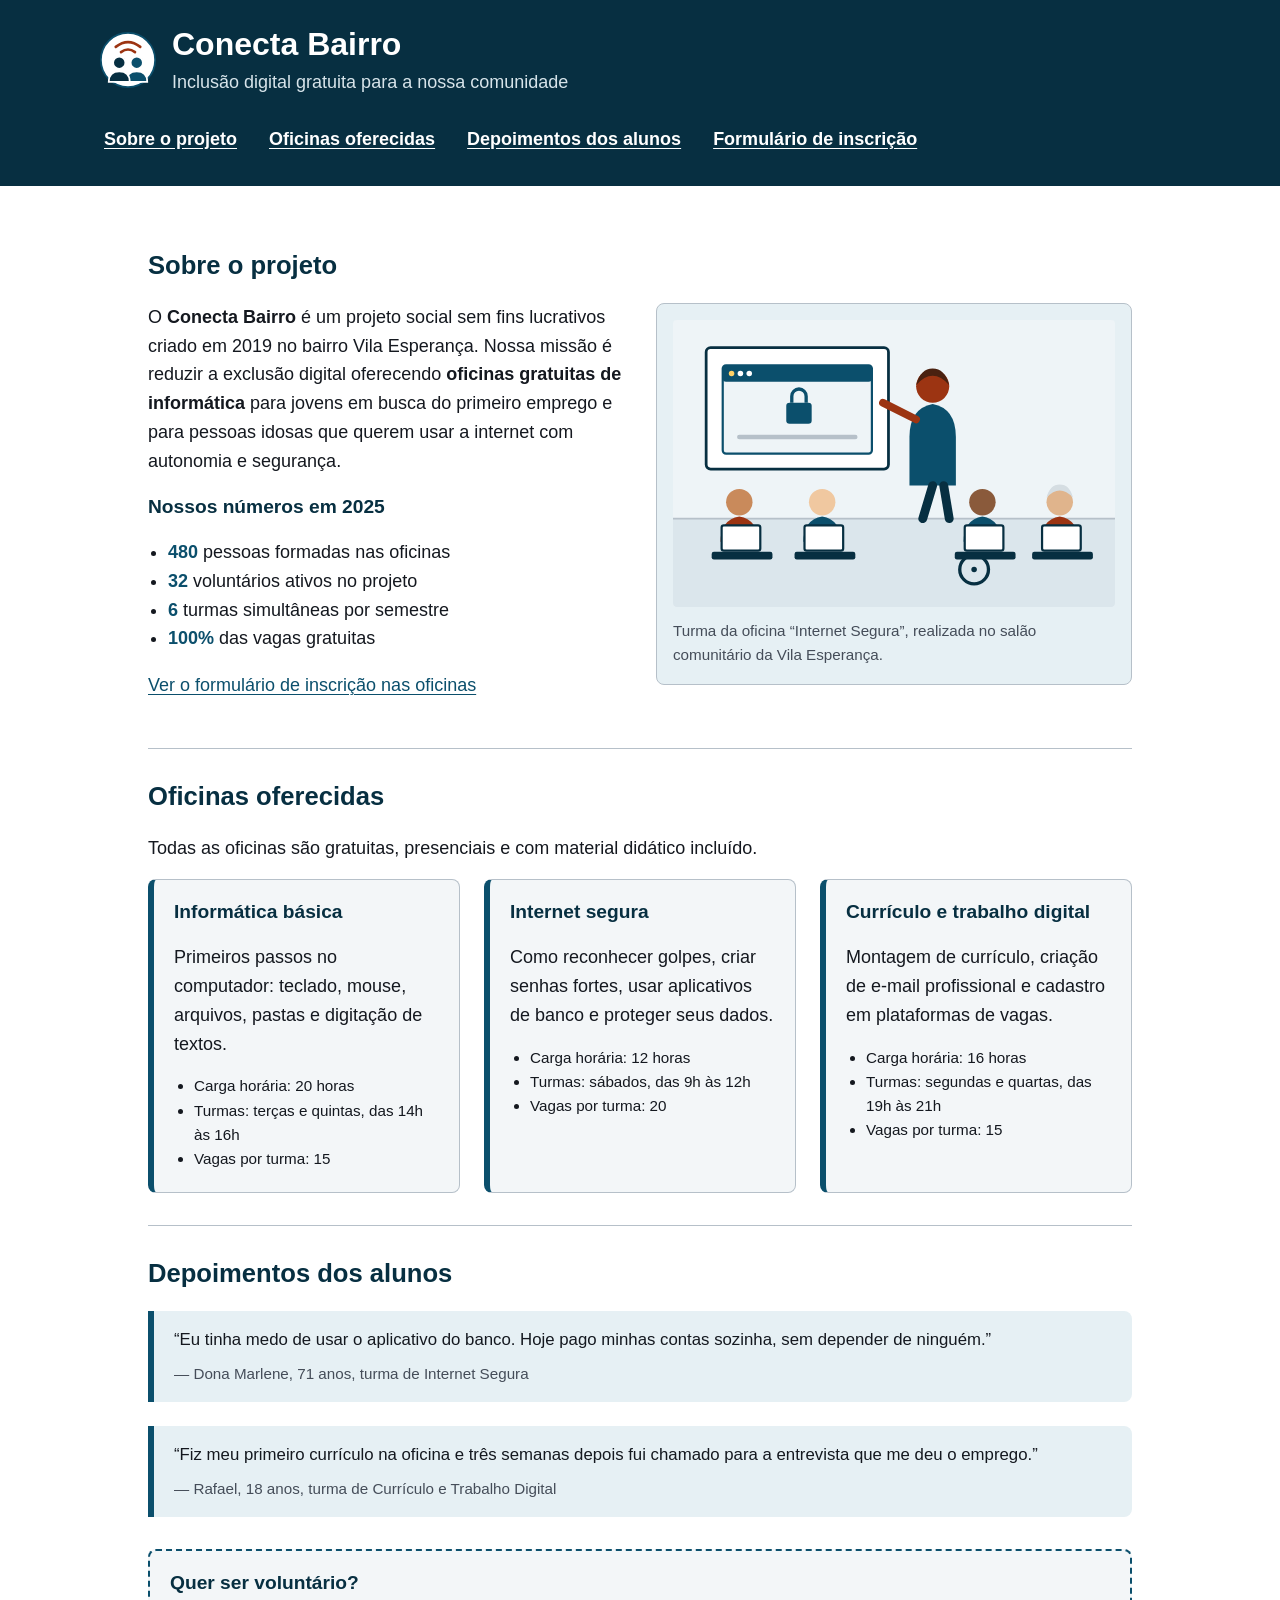
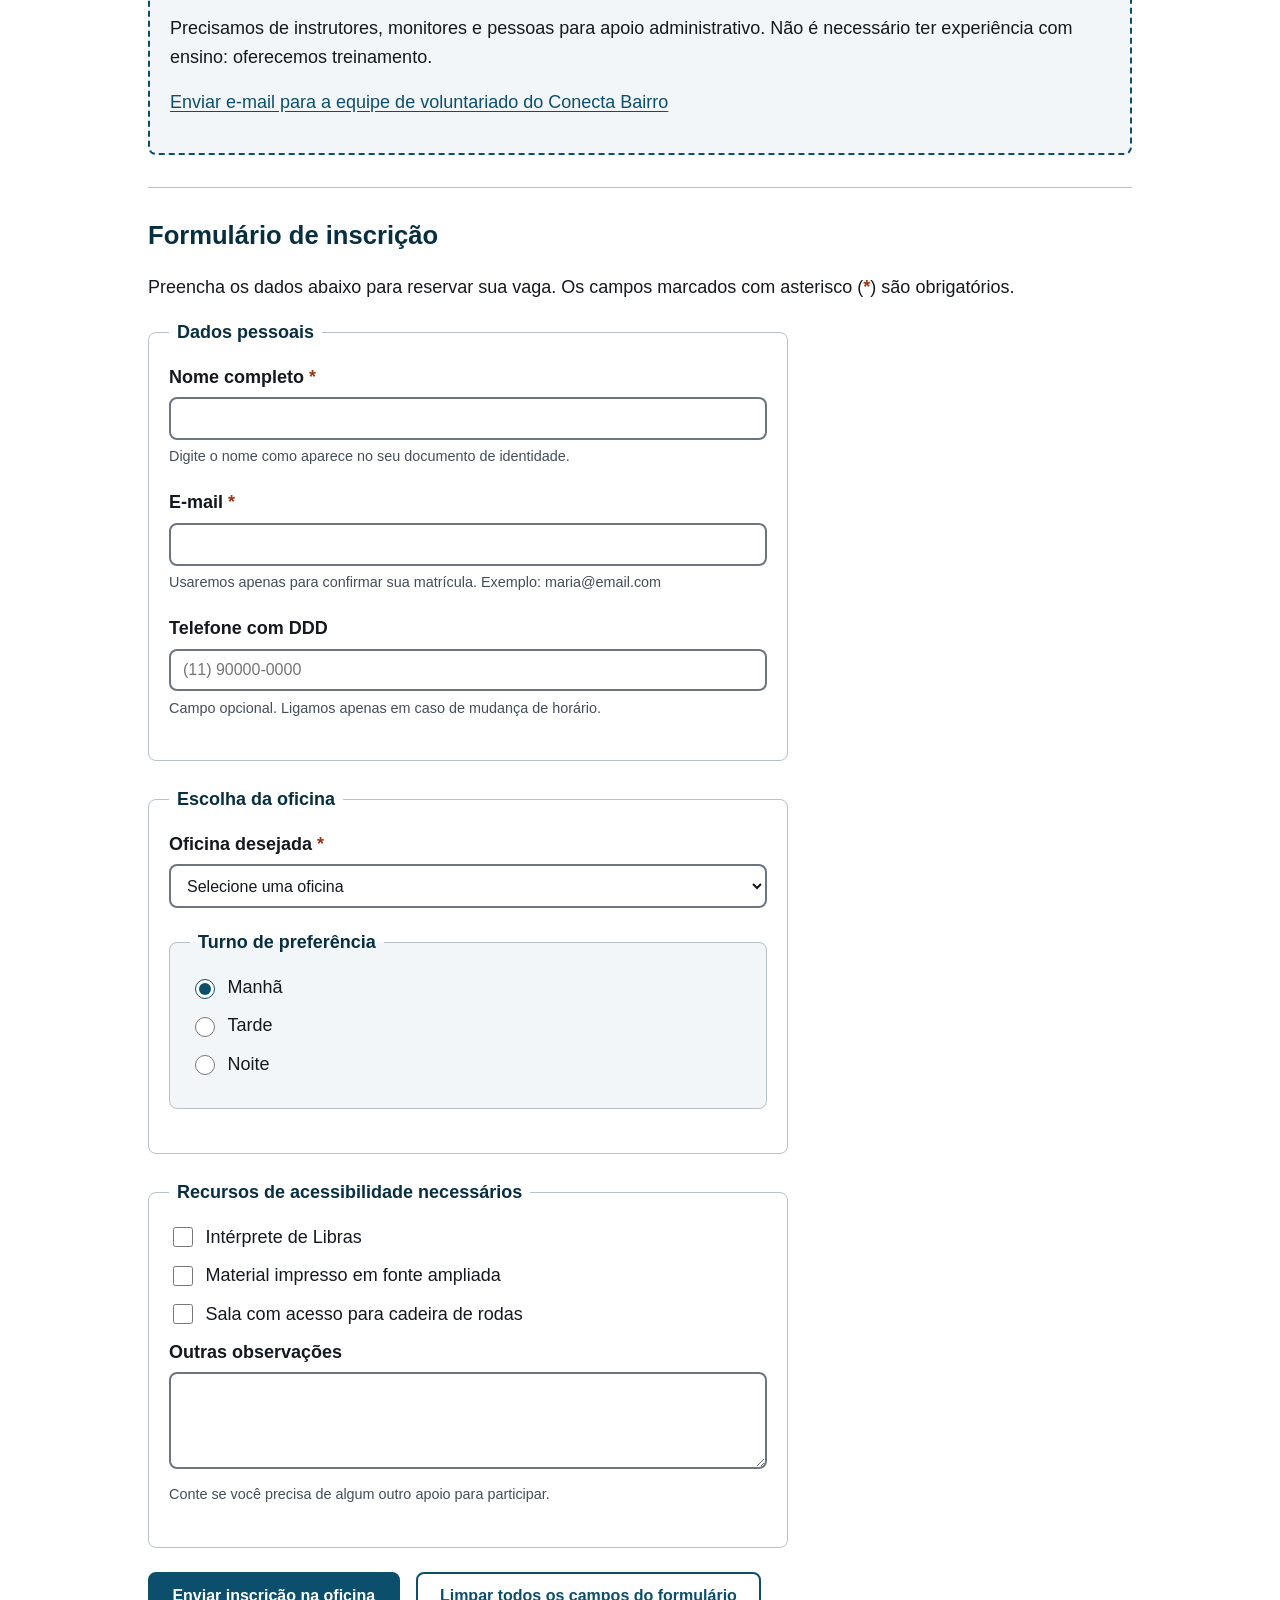
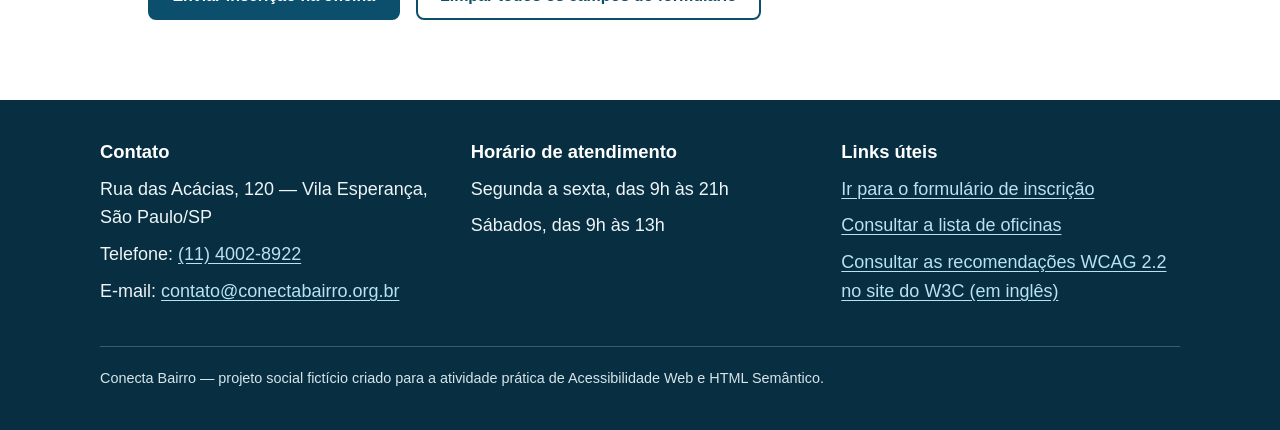
<file: index.html>
<!DOCTYPE html>
<html lang="pt-BR">
<head>
  <meta charset="UTF-8">
  <meta name="viewport" content="width=device-width, initial-scale=1.0">
  <meta name="description" content="Conecta Bairro e um projeto social gratuito de inclusao digital que oferece oficinas de informatica para jovens e pessoas idosas da comunidade.">
  <title>Conecta Bairro | Projeto de Inclusão Digital</title>
  <link rel="icon" href="img/favicon.svg" type="image/svg+xml">
  <link rel="stylesheet" href="css/estilo.css">
</head>
<body>

  <!-- Link de salto: primeiro elemento focavel da pagina.
       Permite que quem navega por teclado ou leitor de tela pule o menu
       e va direto ao conteudo principal. Fica visivel apenas com :focus. -->
  <a class="link-salto" href="#conteudo">Pular para o conteúdo principal</a>

  <!-- ============ CABECALHO ============ -->
  <header class="cabecalho">
    <div class="cabecalho__marca">
      <img src="img/logo.svg" alt="Logotipo do Conecta Bairro: duas pessoas lado a lado sob um sinal de conexão sem fio." width="56" height="56">
      <div>
        <h1>Conecta Bairro</h1>
        <p class="cabecalho__slogan">Inclusão digital gratuita para a nossa comunidade</p>
      </div>
    </div>

    <!-- ============ MENU DE NAVEGACAO ============ -->
    <nav class="menu" aria-label="Menu principal">
      <ul>
        <li><a href="#sobre">Sobre o projeto</a></li>
        <li><a href="#oficinas">Oficinas oferecidas</a></li>
        <li><a href="#depoimentos">Depoimentos dos alunos</a></li>
        <li><a href="#inscricao">Formulário de inscrição</a></li>
      </ul>
    </nav>
  </header>

  <!-- ============ CONTEUDO PRINCIPAL ============ -->
  <main id="conteudo" class="conteudo">

    <!-- ---------- SECAO 1: SOBRE ---------- -->
    <section id="sobre" aria-labelledby="titulo-sobre">
      <h2 id="titulo-sobre">Sobre o projeto</h2>

      <div class="sobre__grade">
        <div>
          <p>
            O <strong>Conecta Bairro</strong> é um projeto social sem fins lucrativos criado em 2019
            no bairro Vila Esperança. Nossa missão é reduzir a exclusão digital oferecendo
            <strong>oficinas gratuitas de informática</strong> para jovens em busca do primeiro emprego
            e para pessoas idosas que querem usar a internet com autonomia e segurança.
          </p>

          <h3>Nossos números em 2025</h3>
          <!-- Lista de informacoes: agrupa dados relacionados de forma que o leitor
               de tela anuncie "lista com 4 itens", dando nocao de quantidade. -->
          <ul class="lista-numeros">
            <li><strong>480</strong> pessoas formadas nas oficinas</li>
            <li><strong>32</strong> voluntários ativos no projeto</li>
            <li><strong>6</strong> turmas simultâneas por semestre</li>
            <li><strong>100%</strong> das vagas gratuitas</li>
          </ul>

          <p>
            <a class="link-texto" href="#inscricao">Ver o formulário de inscrição nas oficinas</a>
          </p>
        </div>

        <!-- figure + figcaption: associa semanticamente a imagem a sua legenda visivel. -->
        <figure class="figura">
          <img src="img/oficina.svg"
               alt="Ilustração de uma turma da oficina: uma instrutora em pé aponta para um quadro com o desenho de uma janela de navegador, enquanto quatro alunos de idades diferentes usam computadores.">
          <figcaption>
            Turma da oficina &ldquo;Internet Segura&rdquo;, realizada no salão comunitário da Vila Esperança.
          </figcaption>
        </figure>
      </div>
    </section>

    <!-- ---------- SECAO 2: OFICINAS ---------- -->
    <section id="oficinas" aria-labelledby="titulo-oficinas">
      <h2 id="titulo-oficinas">Oficinas oferecidas</h2>
      <p>Todas as oficinas são gratuitas, presenciais e com material didático incluído.</p>

      <div class="cartoes">
        <!-- article: cada oficina e um conteudo independente, que faria sentido
             se fosse lido isoladamente (ex.: em um resultado de busca). -->
        <article class="cartao">
          <h3>Informática básica</h3>
          <p>Primeiros passos no computador: teclado, mouse, arquivos, pastas e digitação de textos.</p>
          <ul>
            <li>Carga horária: 20 horas</li>
            <li>Turmas: terças e quintas, das 14h às 16h</li>
            <li>Vagas por turma: 15</li>
          </ul>
        </article>

        <article class="cartao">
          <h3>Internet segura</h3>
          <p>Como reconhecer golpes, criar senhas fortes, usar aplicativos de banco e proteger seus dados.</p>
          <ul>
            <li>Carga horária: 12 horas</li>
            <li>Turmas: sábados, das 9h às 12h</li>
            <li>Vagas por turma: 20</li>
          </ul>
        </article>

        <article class="cartao">
          <h3>Currículo e trabalho digital</h3>
          <p>Montagem de currículo, criação de e-mail profissional e cadastro em plataformas de vagas.</p>
          <ul>
            <li>Carga horária: 16 horas</li>
            <li>Turmas: segundas e quartas, das 19h às 21h</li>
            <li>Vagas por turma: 15</li>
          </ul>
        </article>
      </div>
    </section>

    <!-- ---------- SECAO 3: DEPOIMENTOS ---------- -->
    <section id="depoimentos" aria-labelledby="titulo-depoimentos">
      <h2 id="titulo-depoimentos">Depoimentos dos alunos</h2>

      <blockquote class="depoimento">
        <p>&ldquo;Eu tinha medo de usar o aplicativo do banco. Hoje pago minhas contas sozinha, sem depender de ninguém.&rdquo;</p>
        <footer>&mdash; Dona Marlene, 71 anos, turma de Internet Segura</footer>
      </blockquote>

      <blockquote class="depoimento">
        <p>&ldquo;Fiz meu primeiro currículo na oficina e três semanas depois fui chamado para a entrevista que me deu o emprego.&rdquo;</p>
        <footer>&mdash; Rafael, 18 anos, turma de Currículo e Trabalho Digital</footer>
      </blockquote>

      <!-- aside: conteudo complementar, relacionado mas nao essencial ao fluxo principal. -->
      <aside class="aviso" aria-labelledby="titulo-voluntario">
        <h3 id="titulo-voluntario">Quer ser voluntário?</h3>
        <p>
          Precisamos de instrutores, monitores e pessoas para apoio administrativo.
          Não é necessário ter experiência com ensino: oferecemos treinamento.
        </p>
        <p>
          <a class="link-texto" href="mailto:voluntarios@conectabairro.org.br">
            Enviar e-mail para a equipe de voluntariado do Conecta Bairro
          </a>
        </p>
      </aside>
    </section>

    <!-- ---------- SECAO 4: INSCRICAO (FORMULARIO) ---------- -->
    <section id="inscricao" aria-labelledby="titulo-inscricao">
      <h2 id="titulo-inscricao">Formulário de inscrição</h2>
      <p id="ajuda-formulario">
        Preencha os dados abaixo para reservar sua vaga. Os campos marcados com
        asterisco (<span class="obrigatorio">*</span>) são obrigatórios.
      </p>

      <form class="formulario" action="#inscricao" method="post" aria-describedby="ajuda-formulario">

        <!-- fieldset + legend: agrupa campos de um mesmo assunto e da um titulo
             ao grupo, que o leitor de tela repete a cada campo do grupo. -->
        <fieldset>
          <legend>Dados pessoais</legend>

          <div class="campo">
            <label for="nome">Nome completo <span class="obrigatorio">*</span></label>
            <input type="text" id="nome" name="nome" autocomplete="name" required
                   aria-describedby="dica-nome">
            <p class="dica" id="dica-nome">Digite o nome como aparece no seu documento de identidade.</p>
          </div>

          <div class="campo">
            <label for="email">E-mail <span class="obrigatorio">*</span></label>
            <input type="email" id="email" name="email" autocomplete="email" required
                   aria-describedby="dica-email">
            <p class="dica" id="dica-email">Usaremos apenas para confirmar sua matrícula. Exemplo: maria@email.com</p>
          </div>

          <div class="campo">
            <label for="telefone">Telefone com DDD</label>
            <input type="tel" id="telefone" name="telefone" autocomplete="tel"
                   placeholder="(11) 90000-0000" aria-describedby="dica-telefone">
            <p class="dica" id="dica-telefone">Campo opcional. Ligamos apenas em caso de mudança de horário.</p>
          </div>
        </fieldset>

        <fieldset>
          <legend>Escolha da oficina</legend>

          <div class="campo">
            <label for="oficina">Oficina desejada <span class="obrigatorio">*</span></label>
            <select id="oficina" name="oficina" required>
              <option value="">Selecione uma oficina</option>
              <option value="basica">Informática básica</option>
              <option value="internet">Internet segura</option>
              <option value="curriculo">Currículo e trabalho digital</option>
            </select>
          </div>

          <!-- Grupo de radios dentro do proprio fieldset: o legend funciona
               como a "pergunta" do grupo para a tecnologia assistiva. -->
          <fieldset class="grupo-opcoes">
            <legend>Turno de preferência</legend>
            <div class="opcao">
              <input type="radio" id="turno-manha" name="turno" value="manha" checked>
              <label for="turno-manha">Manhã</label>
            </div>
            <div class="opcao">
              <input type="radio" id="turno-tarde" name="turno" value="tarde">
              <label for="turno-tarde">Tarde</label>
            </div>
            <div class="opcao">
              <input type="radio" id="turno-noite" name="turno" value="noite">
              <label for="turno-noite">Noite</label>
            </div>
          </fieldset>
        </fieldset>

        <fieldset>
          <legend>Recursos de acessibilidade necessários</legend>
          <div class="opcao">
            <input type="checkbox" id="rec-libras" name="recursos" value="libras">
            <label for="rec-libras">Intérprete de Libras</label>
          </div>
          <div class="opcao">
            <input type="checkbox" id="rec-material" name="recursos" value="material-ampliado">
            <label for="rec-material">Material impresso em fonte ampliada</label>
          </div>
          <div class="opcao">
            <input type="checkbox" id="rec-acesso" name="recursos" value="acesso-cadeirante">
            <label for="rec-acesso">Sala com acesso para cadeira de rodas</label>
          </div>

          <div class="campo">
            <label for="observacoes">Outras observações</label>
            <textarea id="observacoes" name="observacoes" rows="4"
                      aria-describedby="dica-obs"></textarea>
            <p class="dica" id="dica-obs">Conte se você precisa de algum outro apoio para participar.</p>
          </div>
        </fieldset>

        <!-- Botoes com texto que descreve a acao, e nao rotulos genericos
             como "Enviar" ou "OK". -->
        <div class="acoes">
          <button type="submit" class="botao botao--primario">Enviar inscrição na oficina</button>
          <button type="reset" class="botao botao--secundario">Limpar todos os campos do formulário</button>
        </div>
      </form>
    </section>

  </main>

  <!-- ============ RODAPE ============ -->
  <footer class="rodape">
    <div class="rodape__colunas">
      <section aria-labelledby="titulo-contato">
        <h2 id="titulo-contato">Contato</h2>
        <ul class="lista-simples">
          <li>Rua das Acácias, 120 &mdash; Vila Esperança, São Paulo/SP</li>
          <li>Telefone: <a href="tel:+551140028922">(11) 4002-8922</a></li>
          <li>E-mail: <a href="mailto:contato@conectabairro.org.br">contato@conectabairro.org.br</a></li>
        </ul>
      </section>

      <section aria-labelledby="titulo-horario">
        <h2 id="titulo-horario">Horário de atendimento</h2>
        <ul class="lista-simples">
          <li>Segunda a sexta, das 9h às 21h</li>
          <li>Sábados, das 9h às 13h</li>
        </ul>
      </section>

      <section aria-labelledby="titulo-links">
        <h2 id="titulo-links">Links úteis</h2>
        <ul class="lista-simples">
          <li><a href="#inscricao">Ir para o formulário de inscrição</a></li>
          <li><a href="#oficinas">Consultar a lista de oficinas</a></li>
          <li>
            <a href="https://www.w3.org/WAI/WCAG22/quickref/" hreflang="en" rel="external">
              Consultar as recomendações WCAG 2.2 no site do W3C (em inglês)
            </a>
          </li>
        </ul>
      </section>
    </div>

    <p class="rodape__creditos">
      Conecta Bairro &mdash; projeto social fictício criado para a atividade prática de
      Acessibilidade Web e HTML Semântico.
    </p>
  </footer>

</body>
</html>
</file>
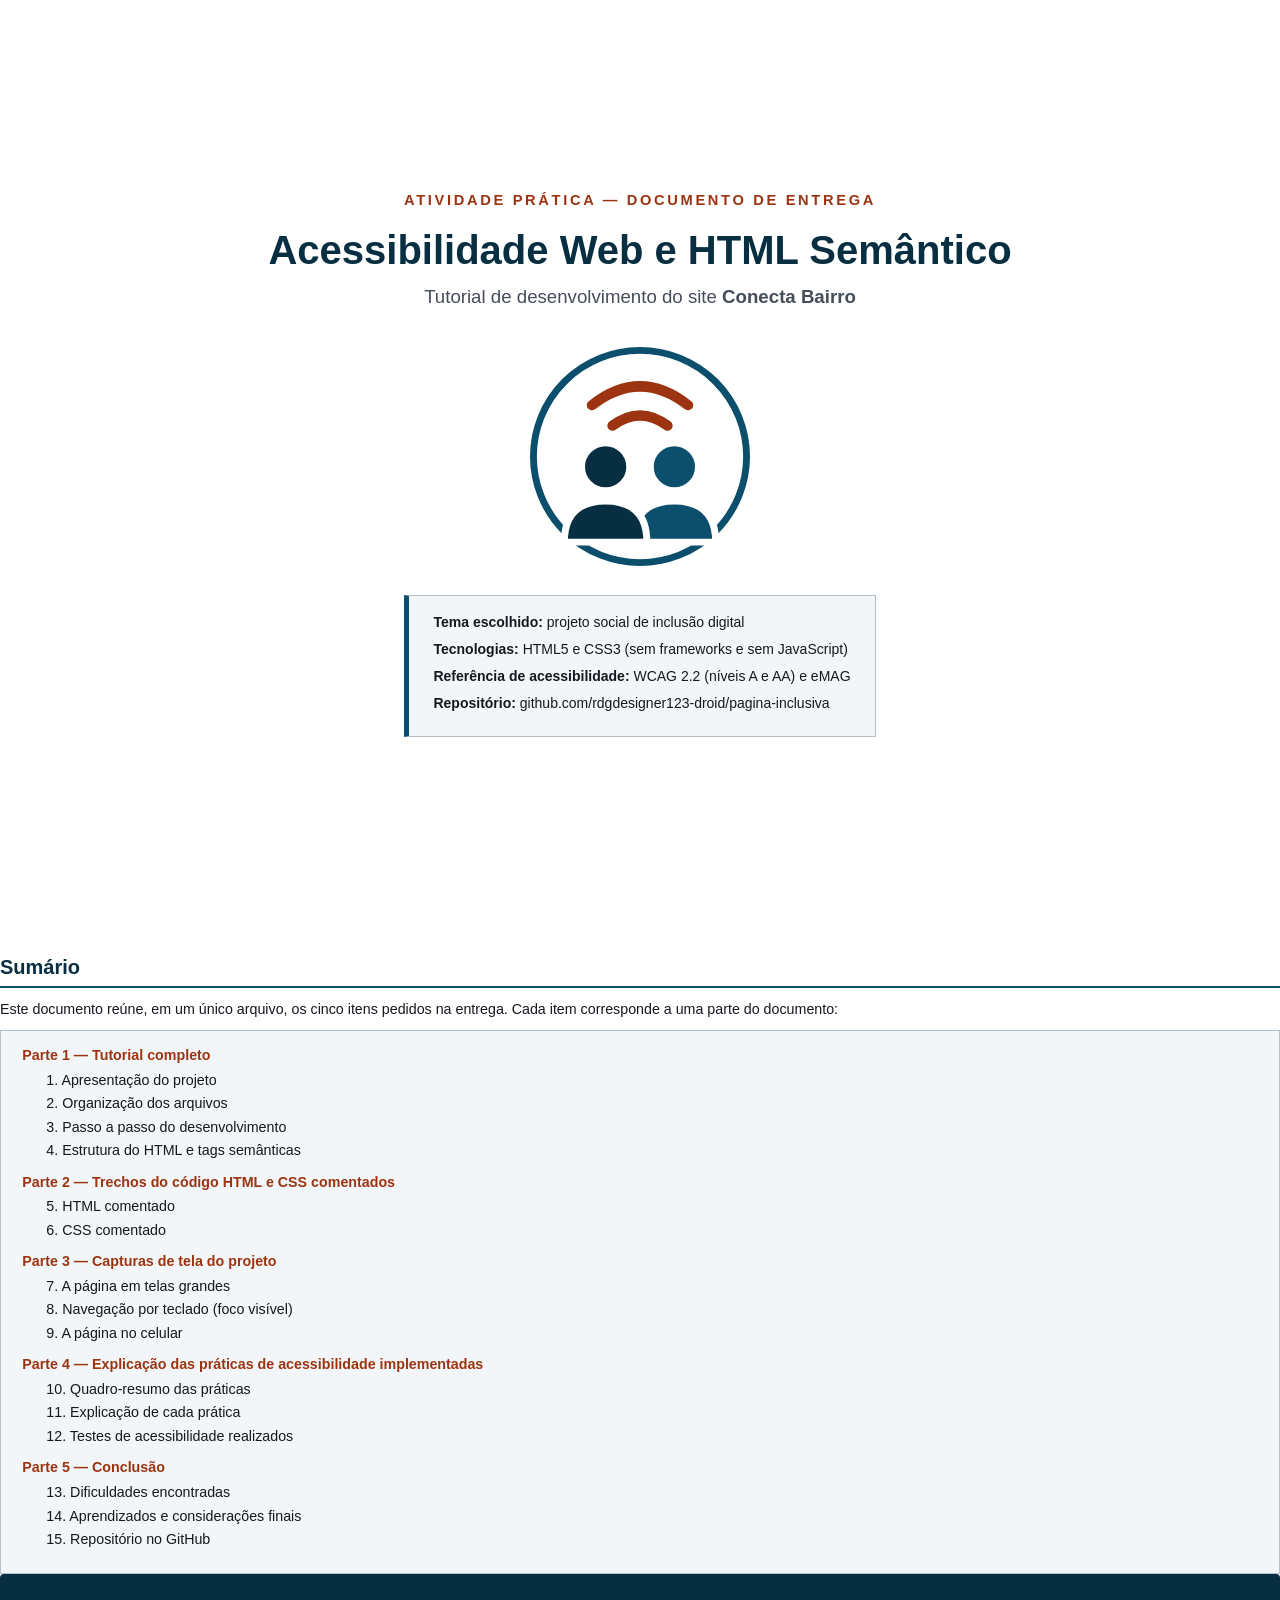
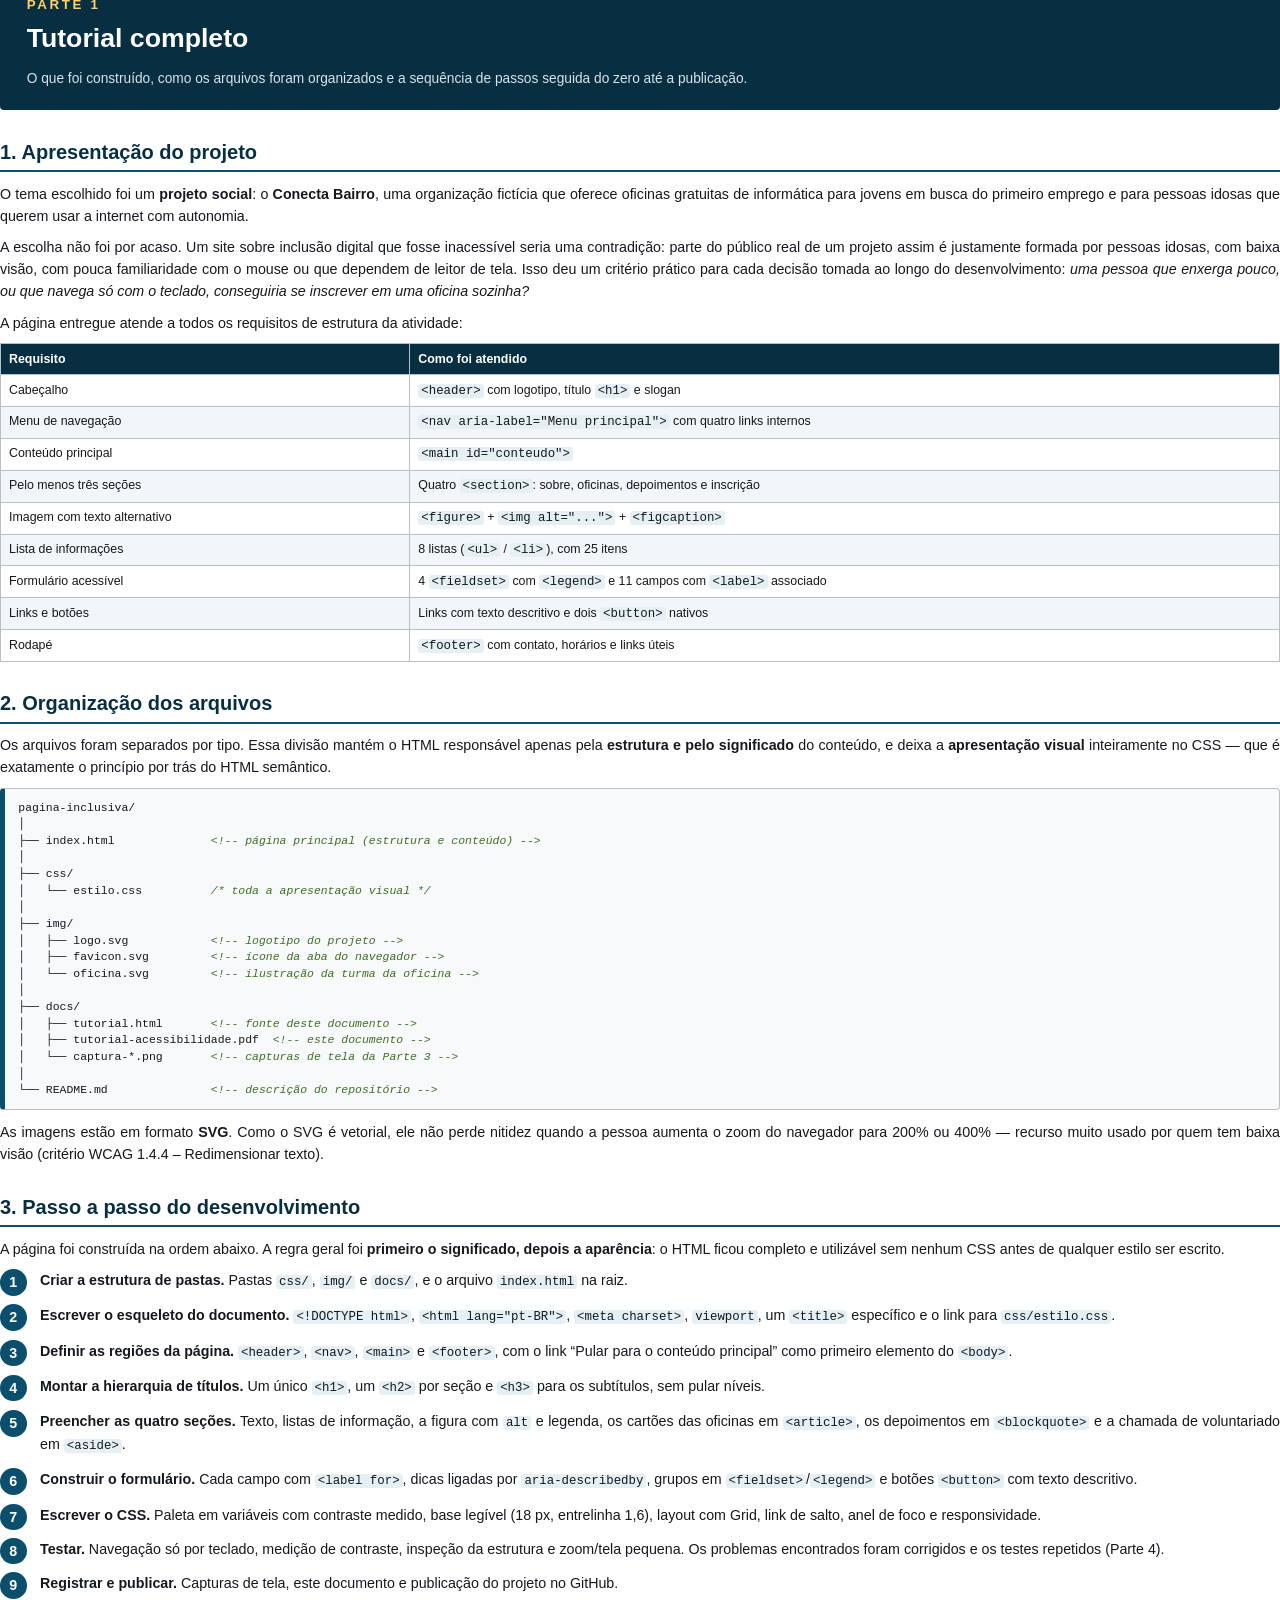
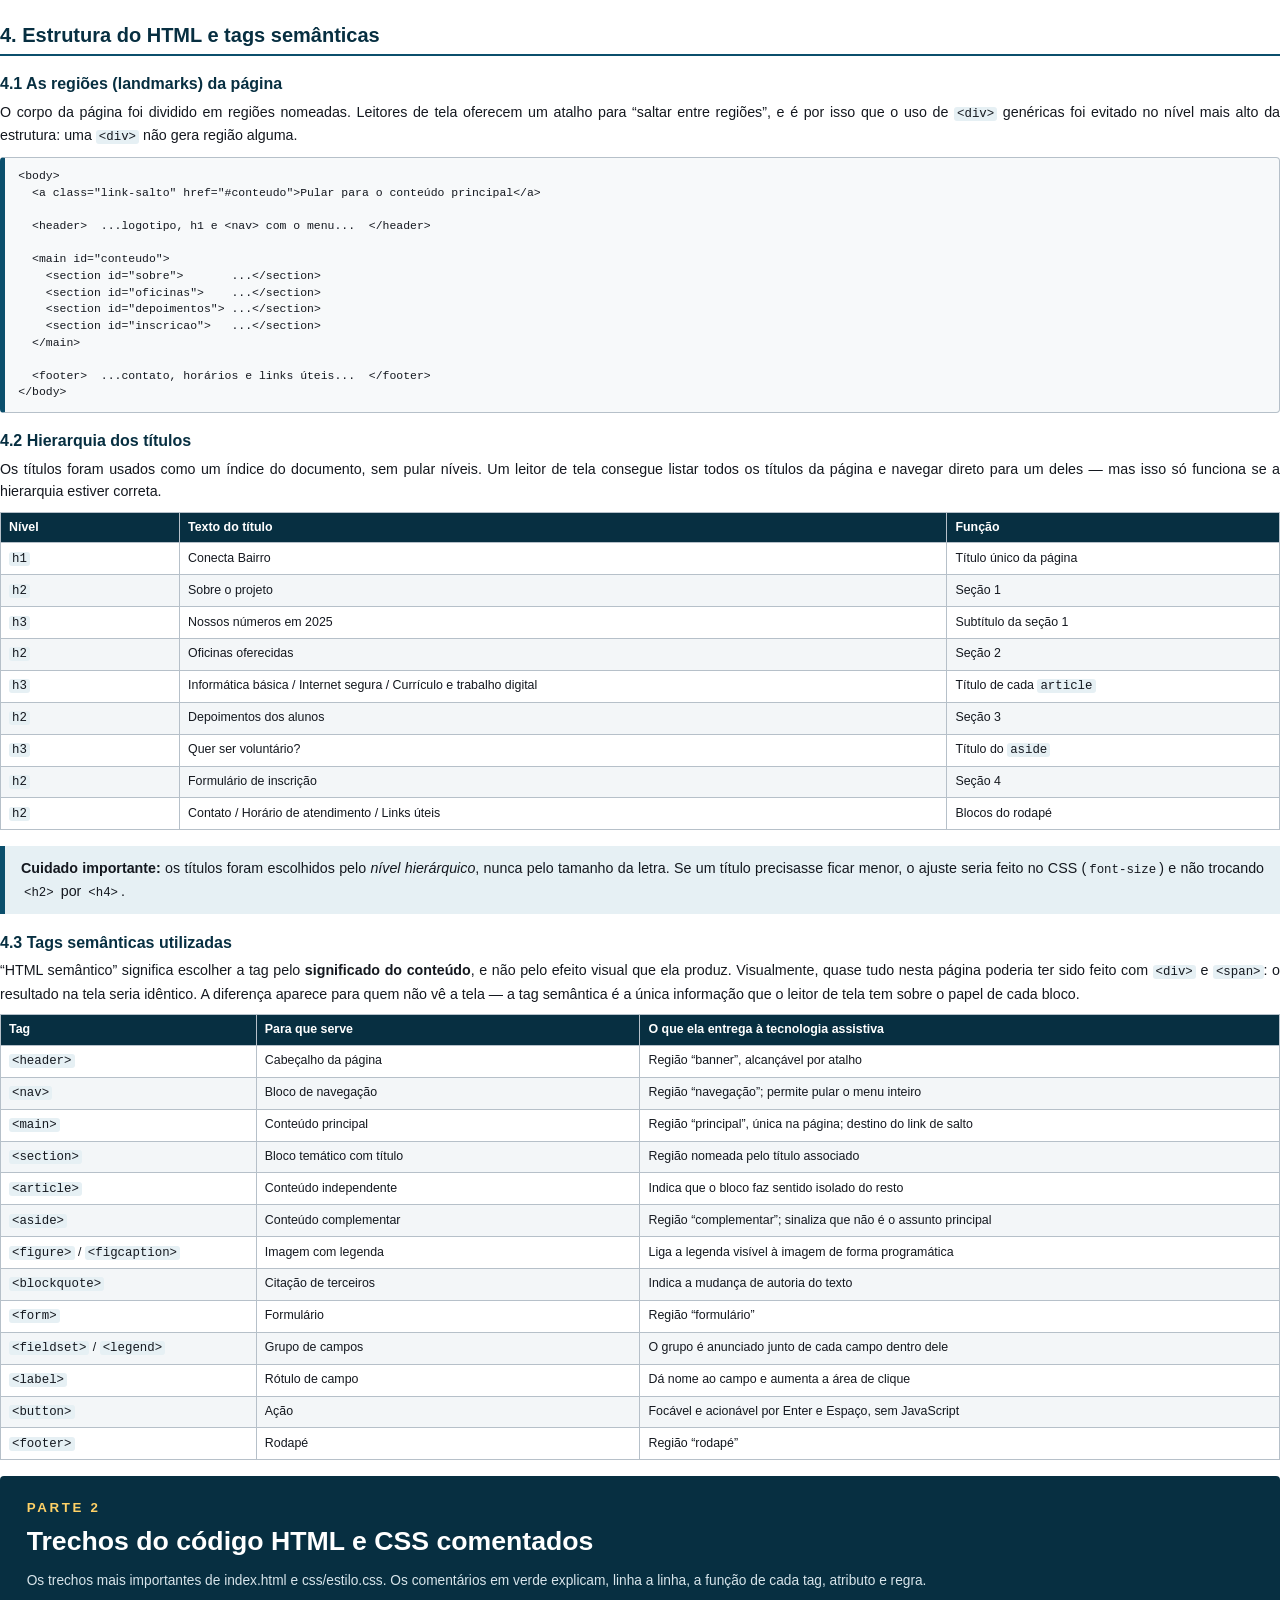
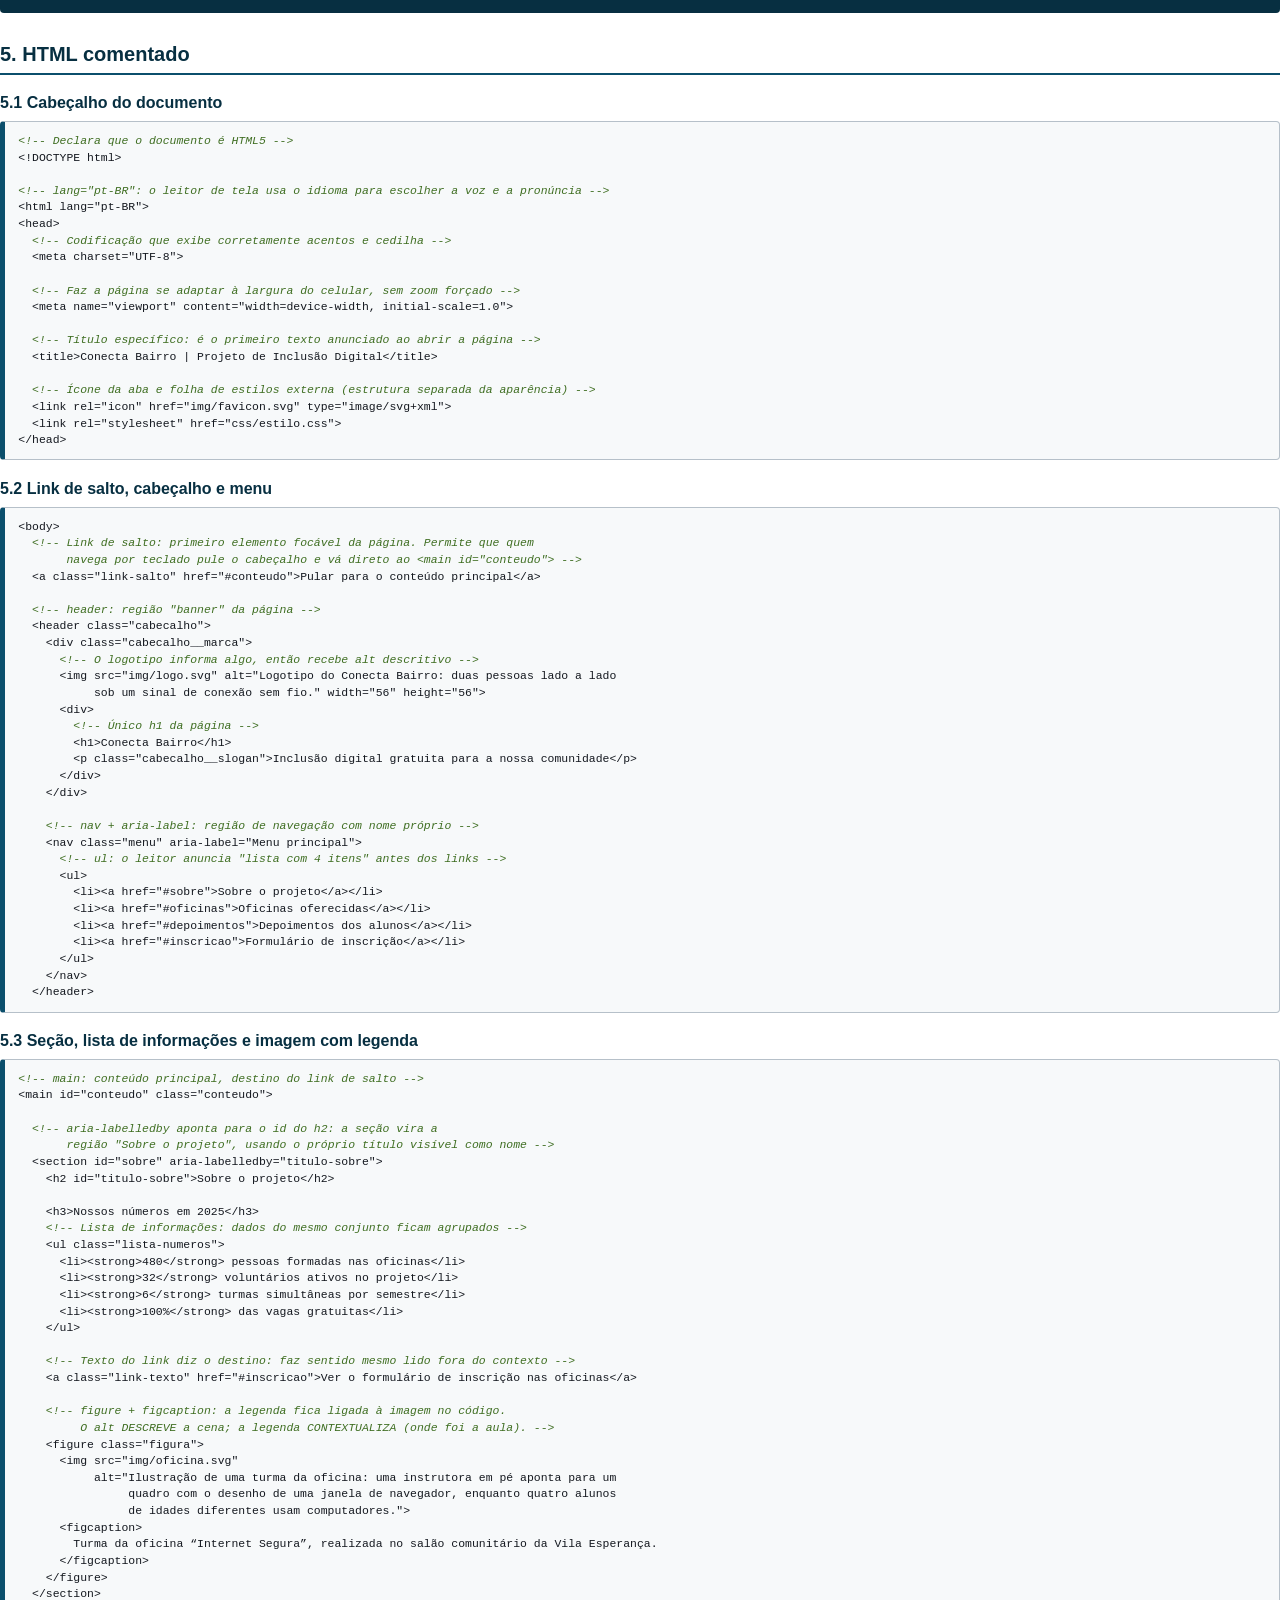
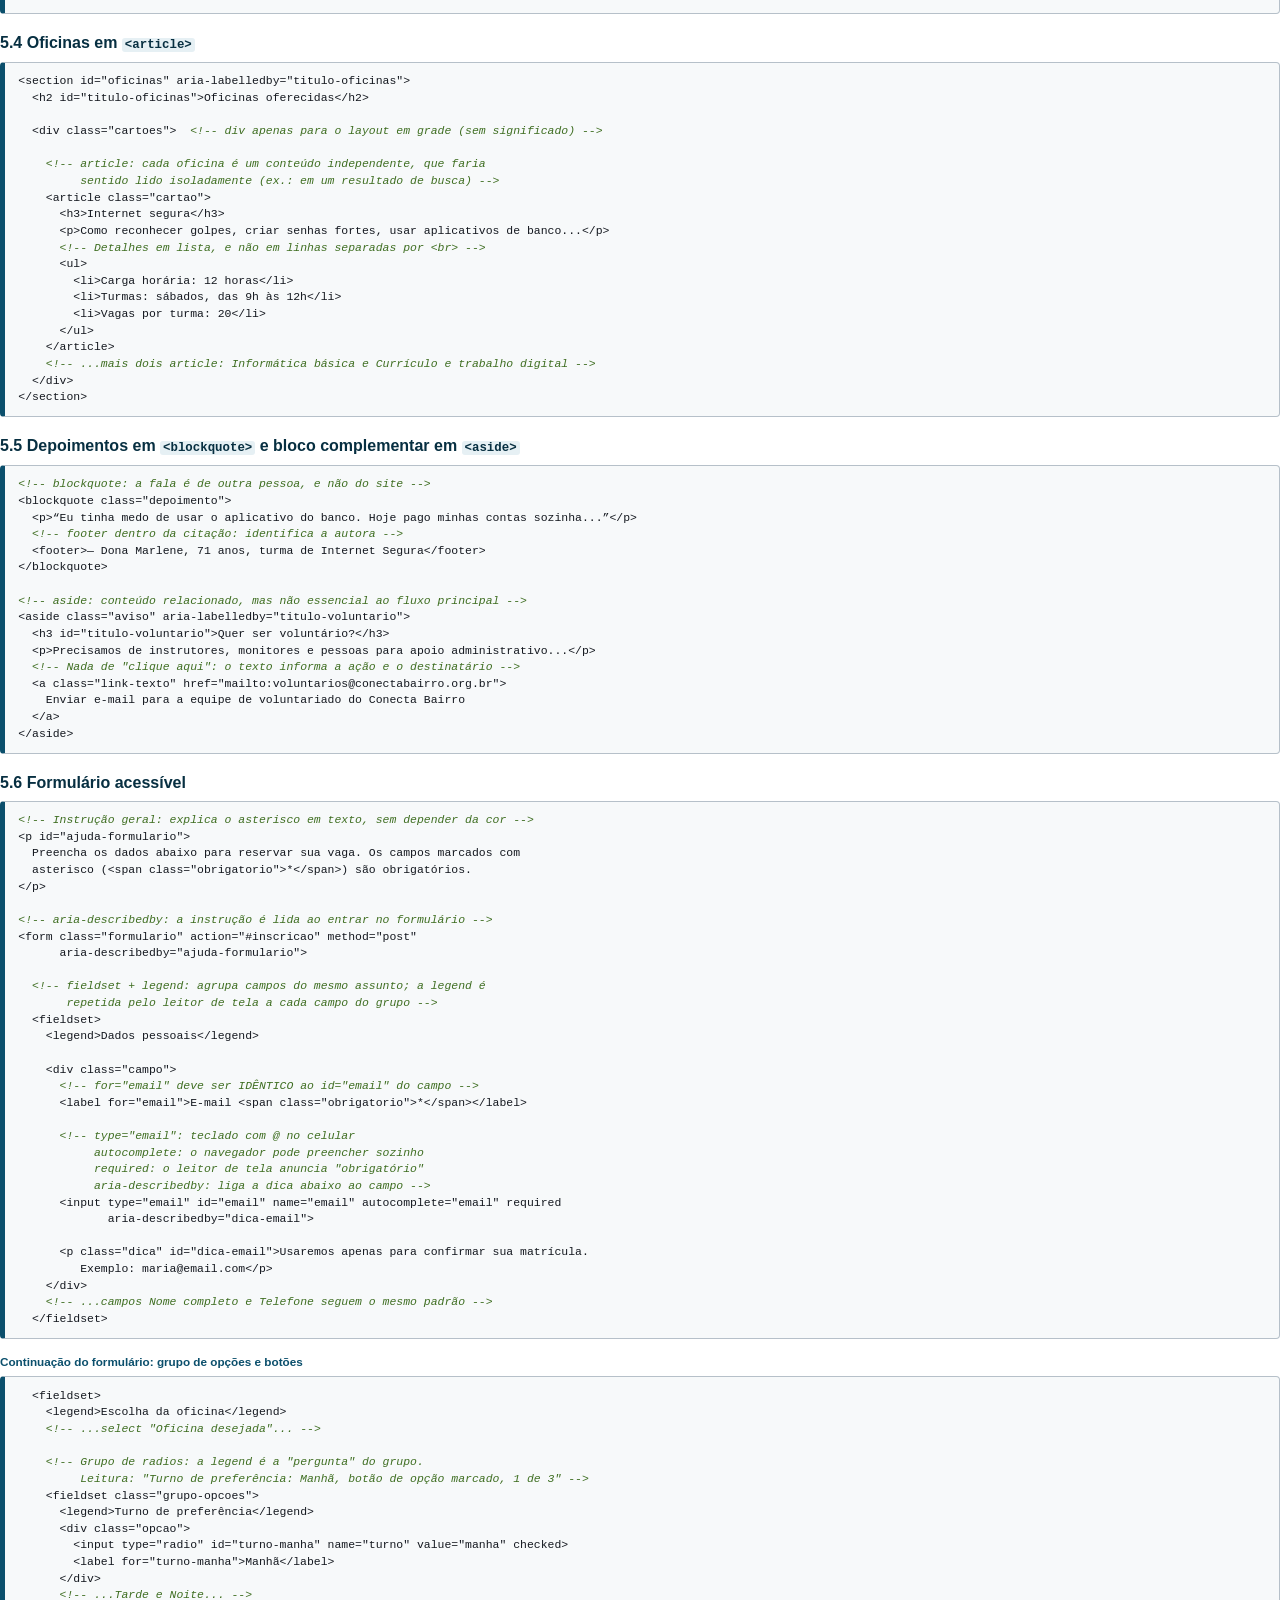
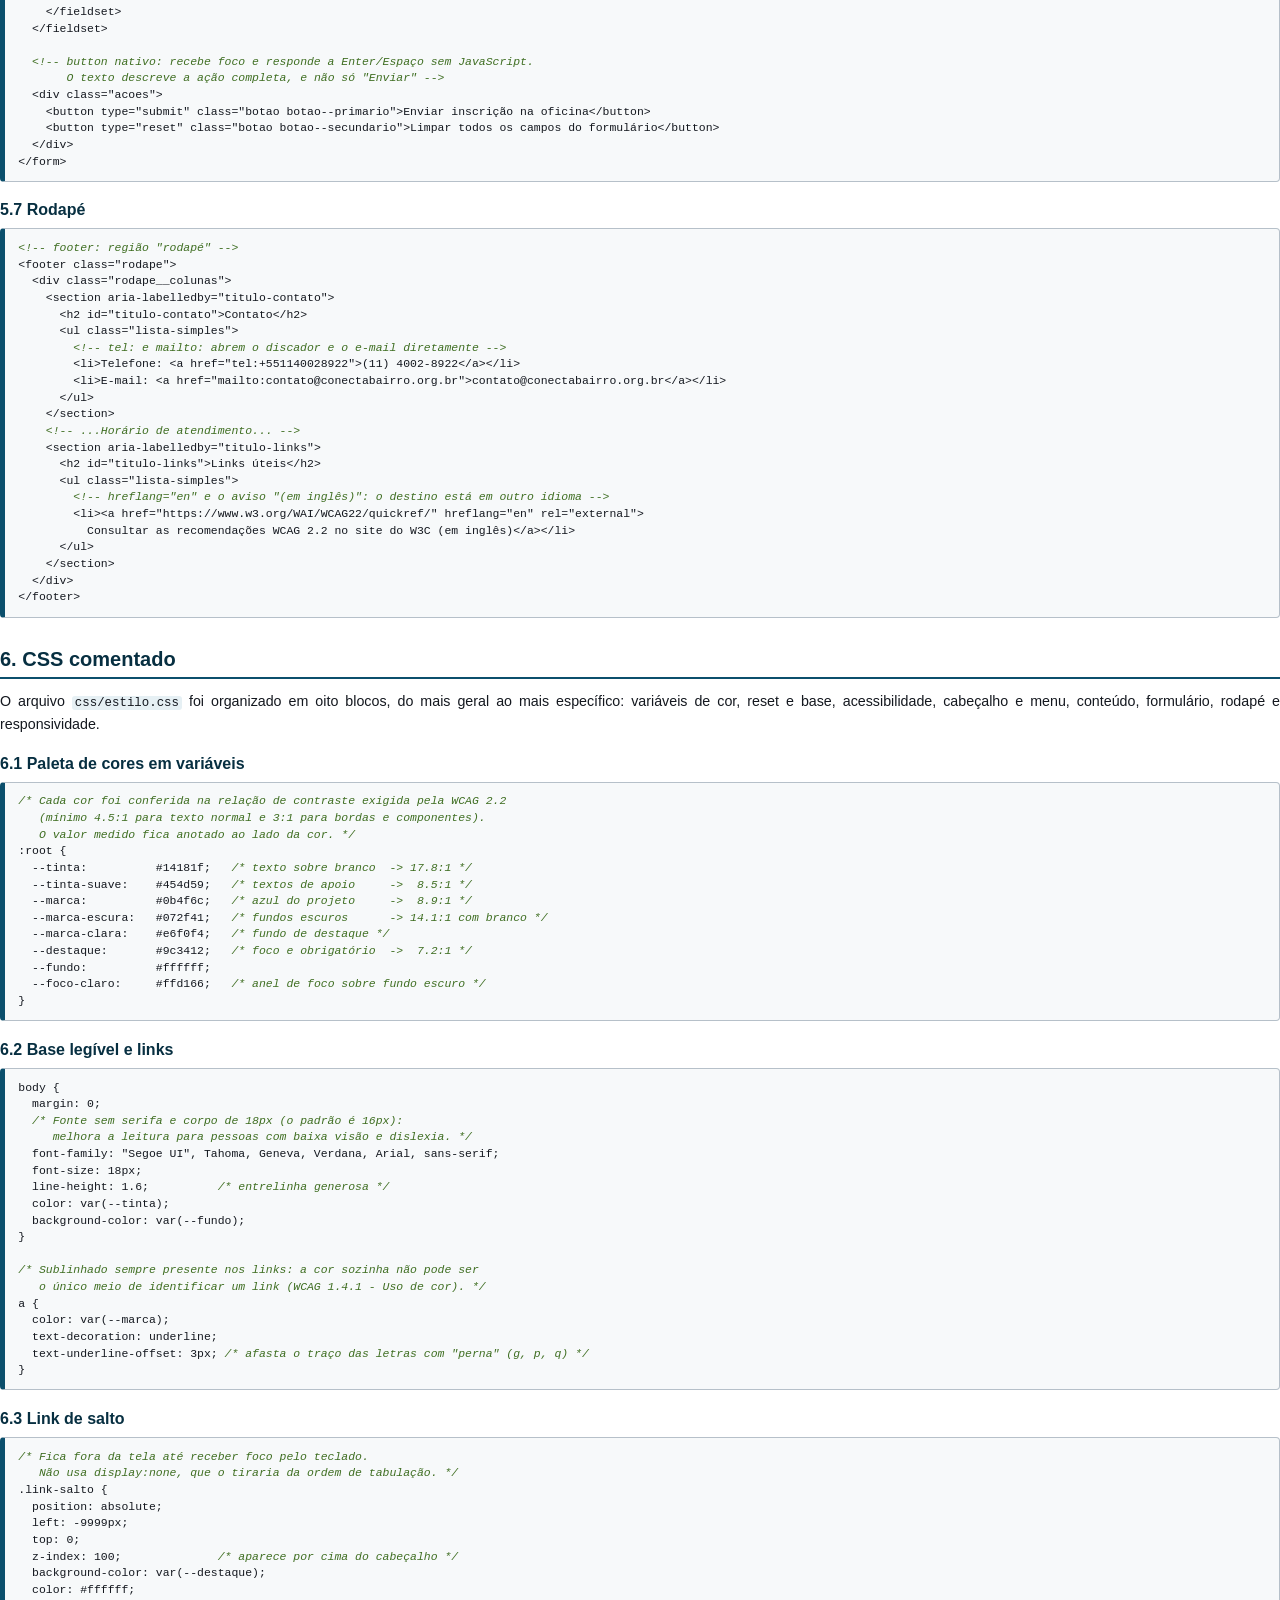
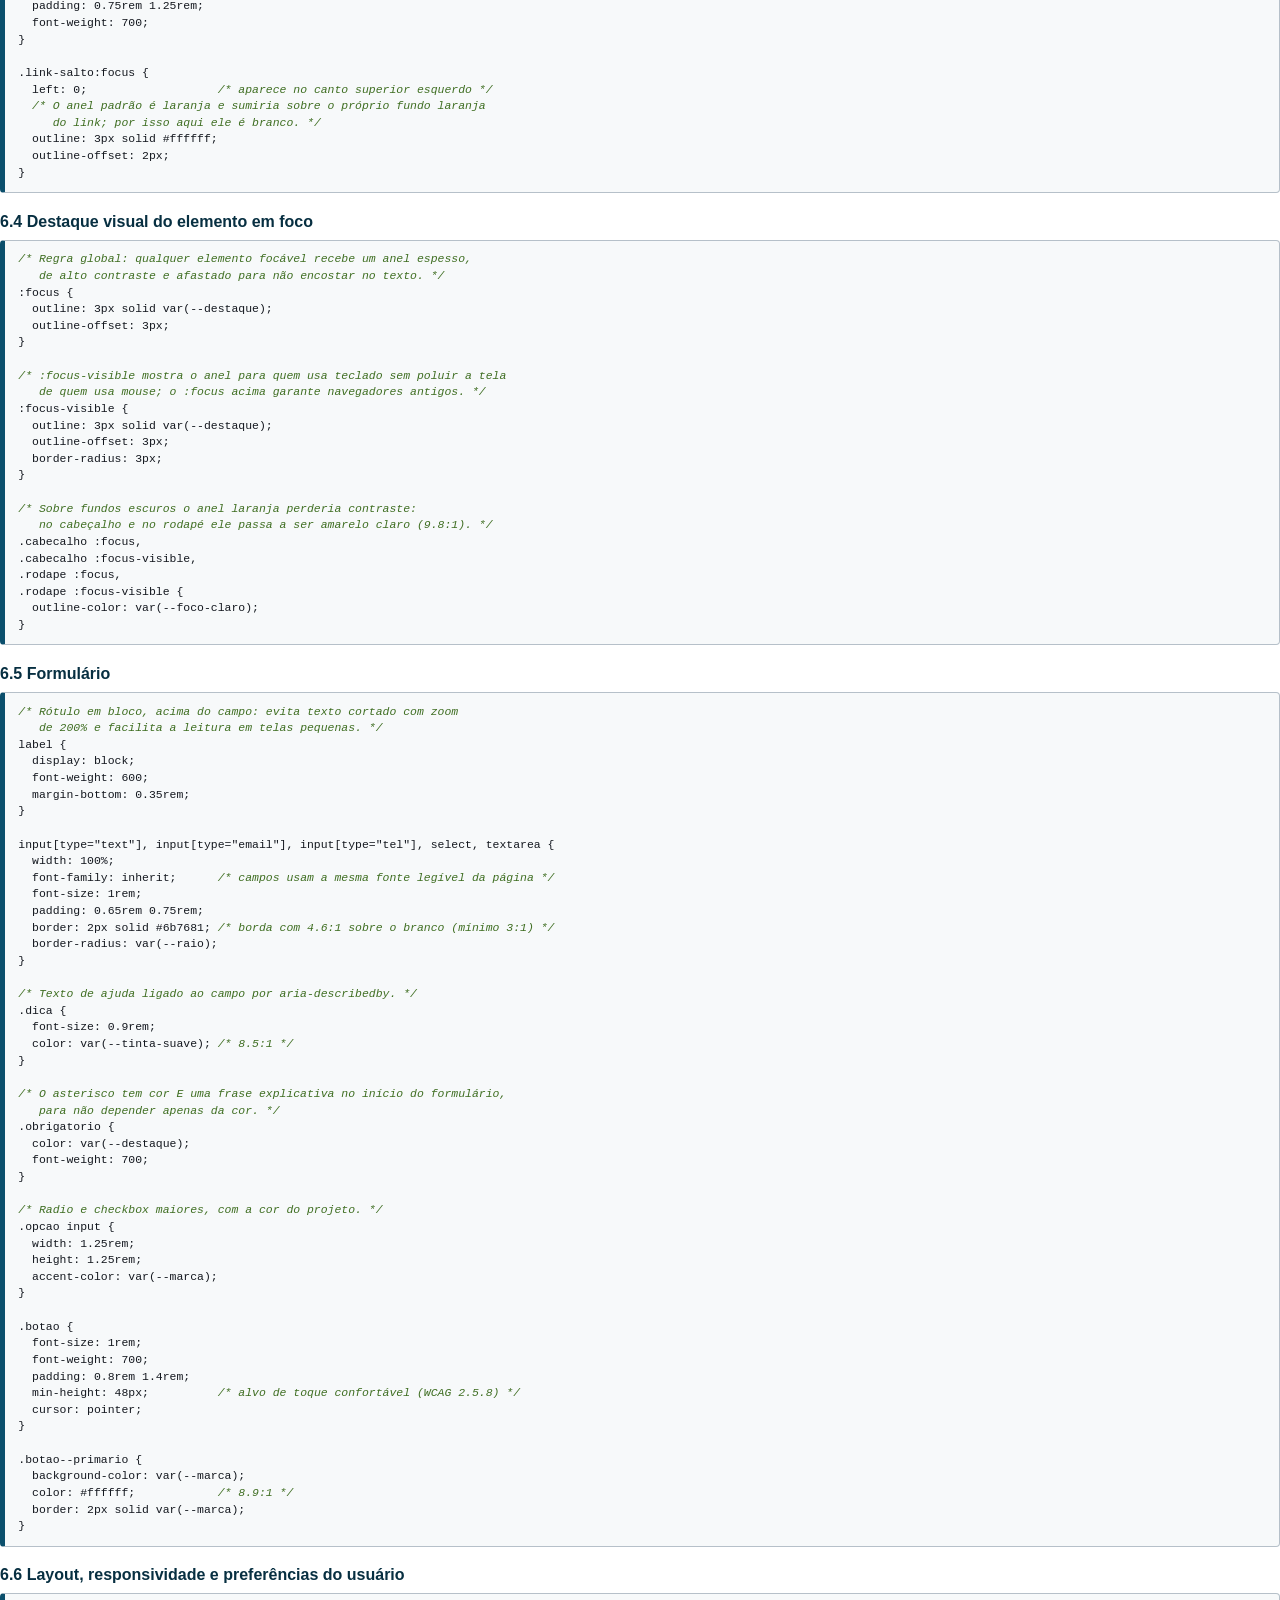
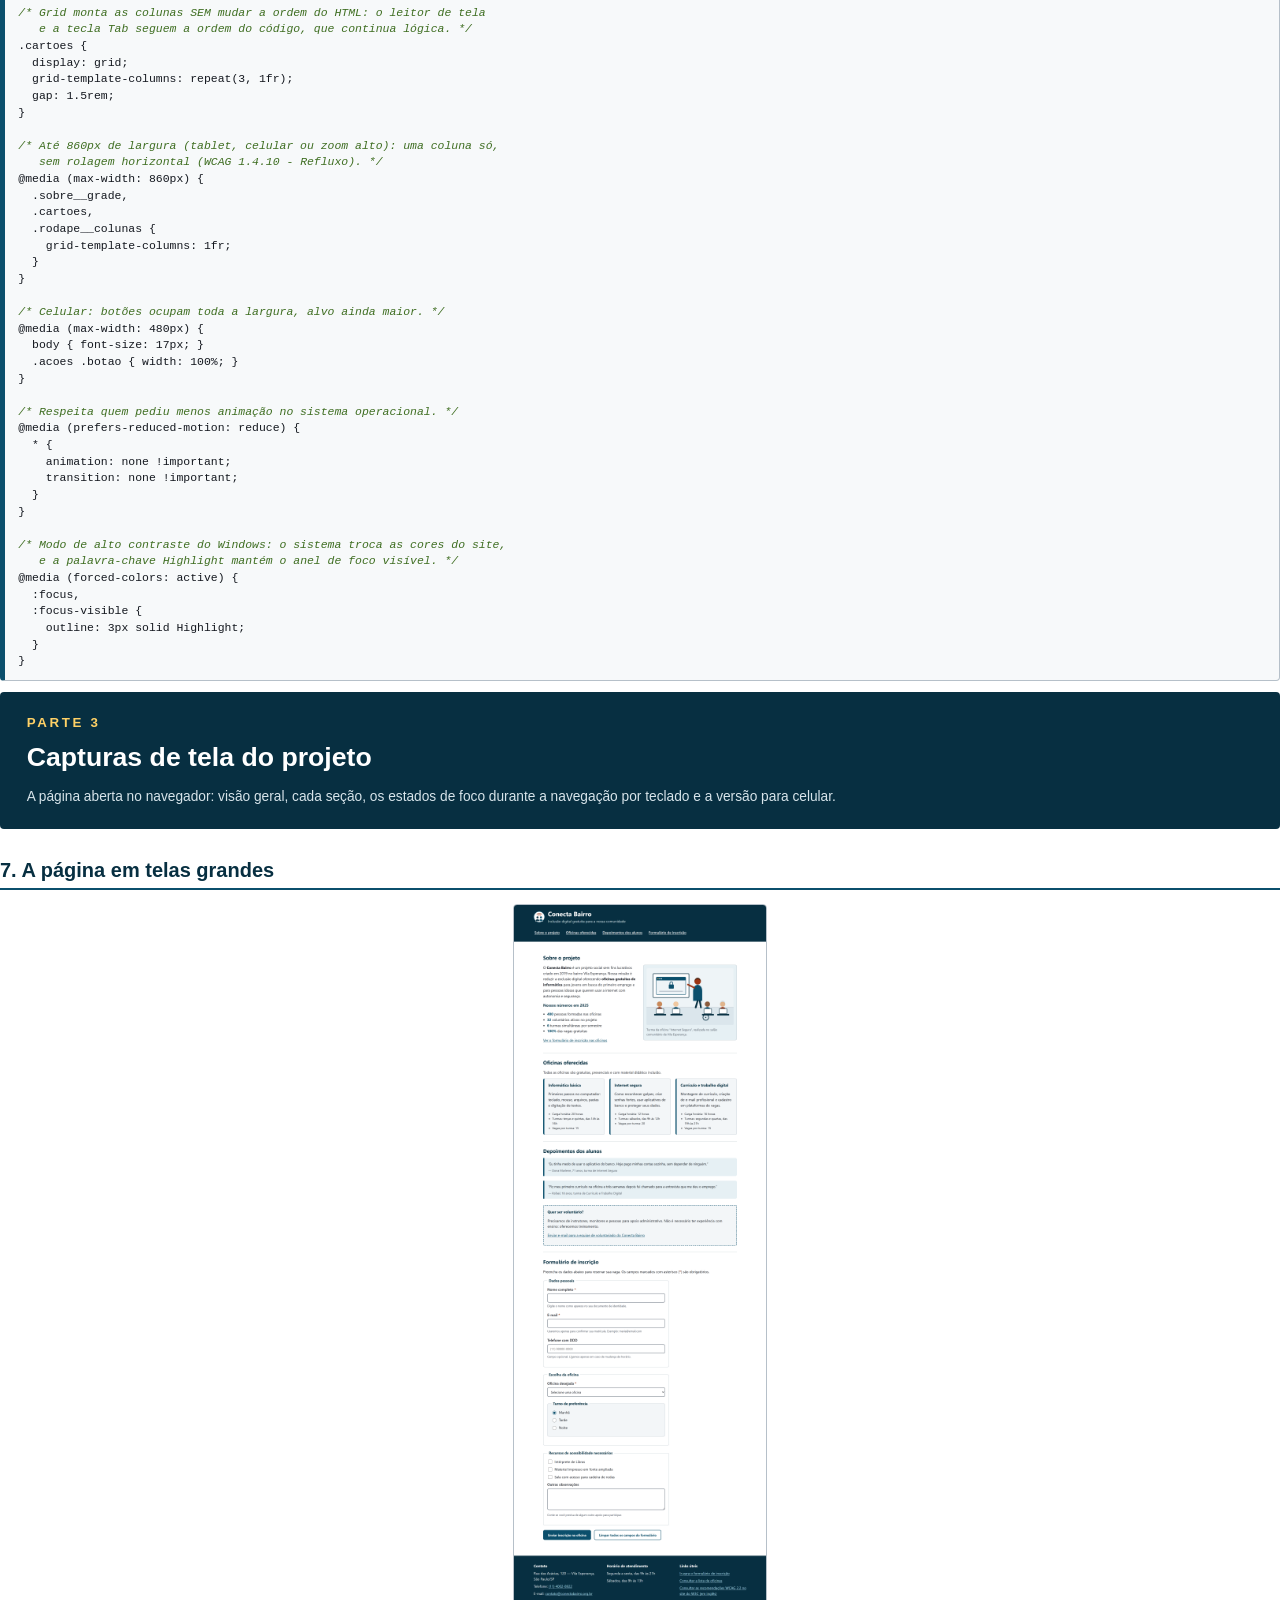
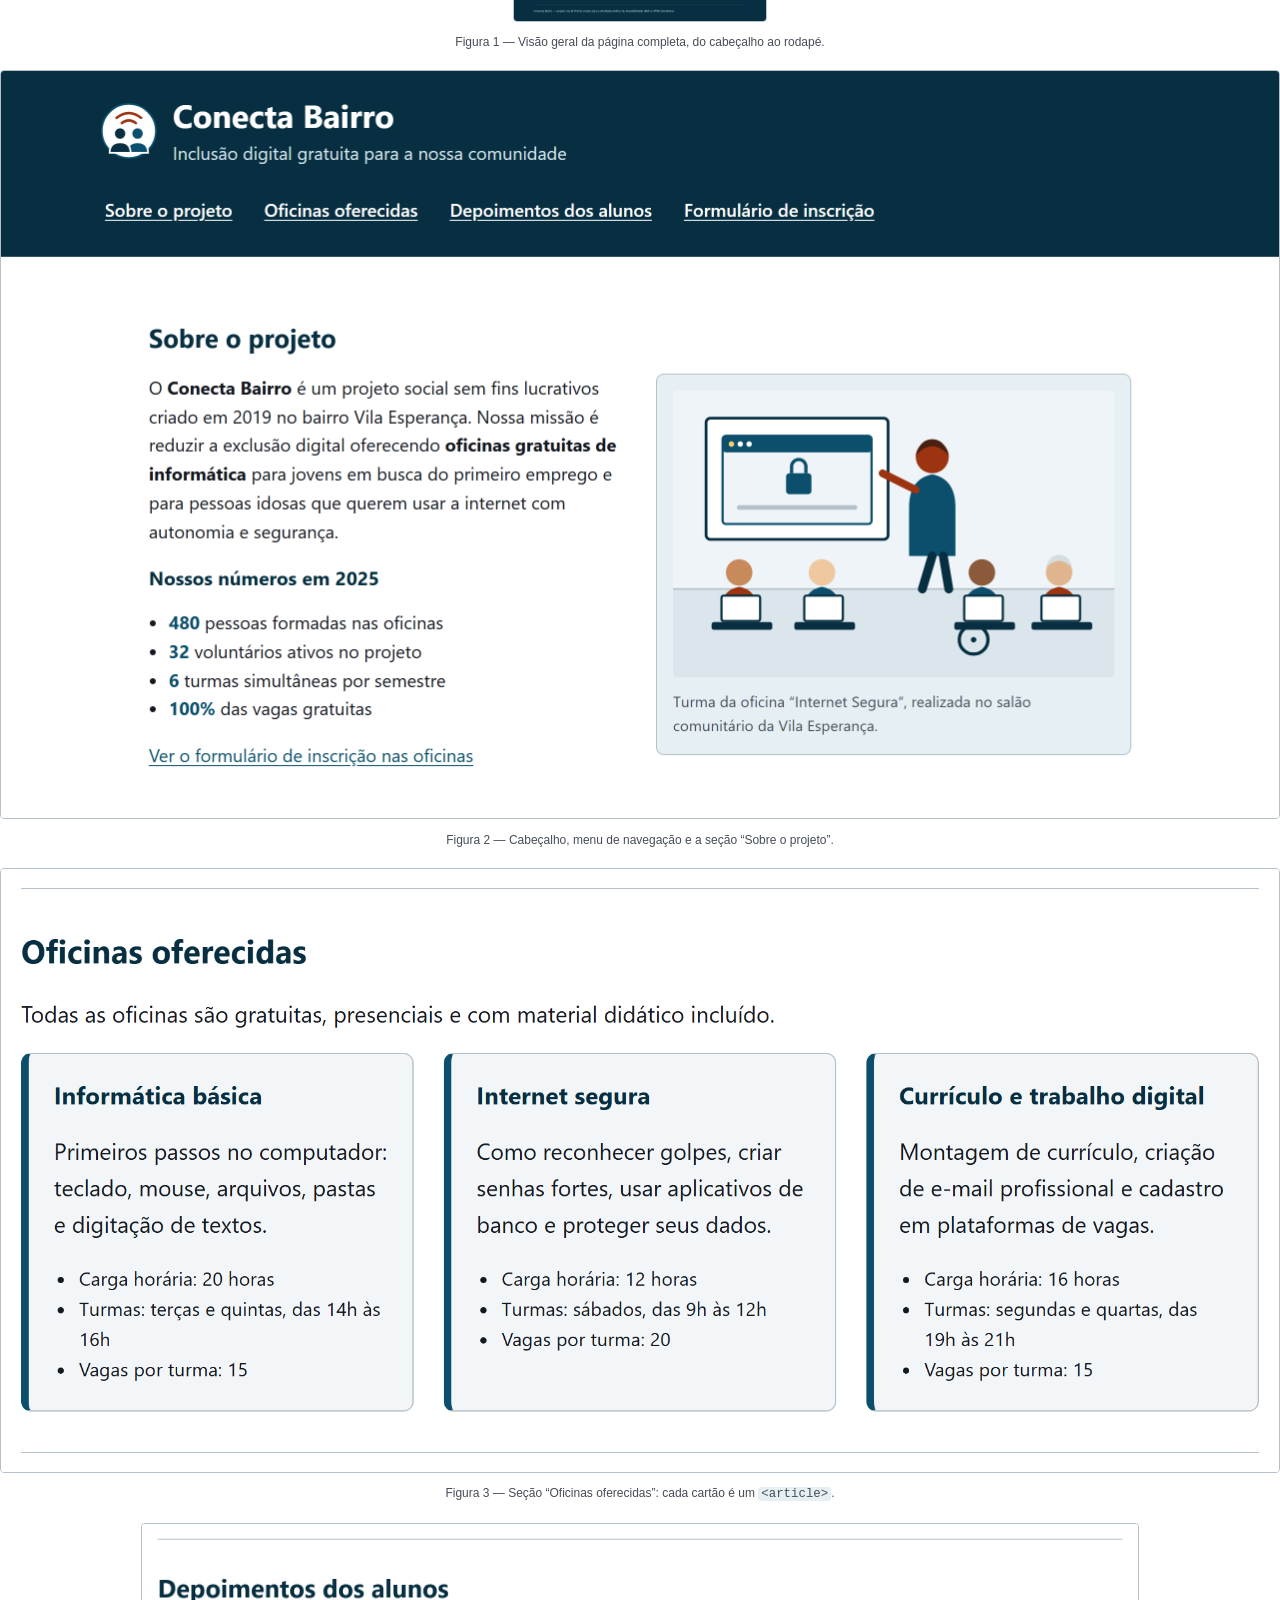
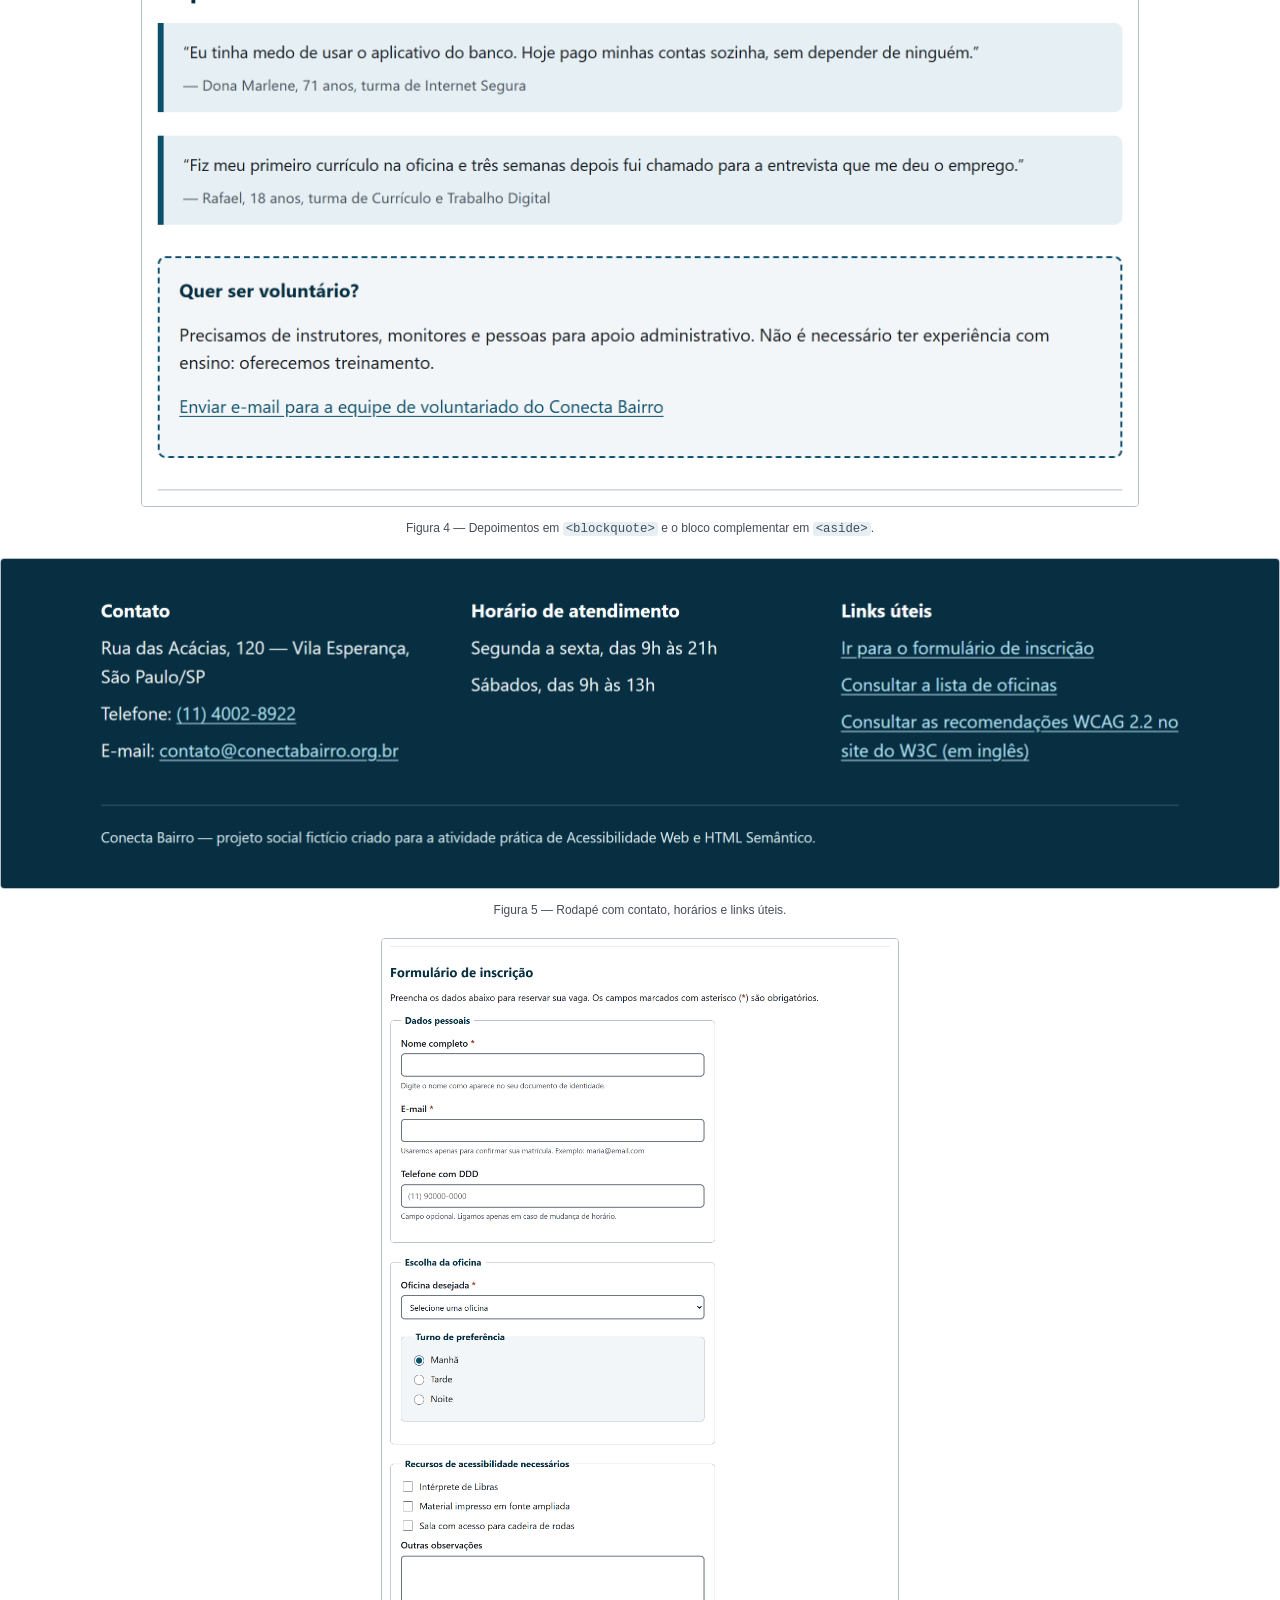
<file: docs/tutorial.html>
<!DOCTYPE html>
<html lang="pt-BR">
<head>
<meta charset="UTF-8">
<title>Tutorial — Acessibilidade Web e HTML Semântico | Conecta Bairro</title>
<style>
  @page { size: A4; margin: 18mm 16mm 16mm; }

  :root {
    --tinta: #14181f;
    --suave: #454d59;
    --marca: #0b4f6c;
    --escura: #072f41;
    --destaque: #9c3412;
    --clara: #e6f0f4;
    --alt: #f3f6f8;
    --borda: #b6c0c9;
  }

  * { box-sizing: border-box; }

  body {
    font-family: "Segoe UI", Calibri, Arial, sans-serif;
    font-size: 10.7pt;
    line-height: 1.55;
    color: var(--tinta);
    margin: 0;
  }

  h1, h2, h3, h4 { color: var(--escura); line-height: 1.25; }
  h1 { font-size: 26pt; margin: 0 0 6pt; }
  h2 {
    font-size: 15pt;
    margin: 22pt 0 8pt;
    padding-bottom: 4pt;
    border-bottom: 2px solid var(--marca);
    break-after: avoid;
  }
  h3 { font-size: 12pt; margin: 14pt 0 5pt; break-after: avoid; }
  h4 { font-size: 10.7pt; margin: 10pt 0 4pt; color: var(--marca); break-after: avoid; }
  p { margin: 0 0 7pt; text-align: justify; }
  ul, ol { margin: 0 0 8pt; padding-left: 16pt; }
  li { margin-bottom: 3pt; }

  /* ---------- capa ---------- */
  .capa {
    height: 245mm;
    display: flex;
    flex-direction: column;
    justify-content: center;
    text-align: center;
    break-after: page;
  }
  .capa .selo {
    font-size: 11pt;
    letter-spacing: 2pt;
    text-transform: uppercase;
    color: var(--destaque);
    font-weight: 700;
    margin-bottom: 10pt;
  }
  .capa h1 { font-size: 30pt; }
  .capa .sub { font-size: 14pt; color: var(--suave); margin-bottom: 26pt; text-align: center; }
  .capa img { width: 58mm; margin: 0 auto 22pt; }
  .capa .ficha {
    display: inline-block;
    text-align: left;
    background: var(--alt);
    border: 1px solid var(--borda);
    border-left: 5px solid var(--marca);
    padding: 12pt 18pt;
    font-size: 10.5pt;
    margin: 0 auto;
  }
  .capa .ficha p { margin: 0 0 4pt; text-align: left; }

  /* ---------- sumario ---------- */
  .sumario { background: var(--alt); border: 1px solid var(--borda); padding: 10pt 16pt; }
  .sumario > ol { margin: 0; list-style: none; padding-left: 0; }
  .sumario > ol > li { margin-bottom: 7pt; }
  .sumario > ol > li > strong { color: var(--destaque); }
  .sumario ol ol { margin: 2pt 0 0; padding-left: 18pt; list-style: none; }
  .sumario ol ol li { margin-bottom: 1pt; }

  /* ---------- abertura de cada parte ---------- */
  .parte {
    break-before: page;
    background: var(--escura);
    color: #fff;
    padding: 16pt 20pt;
    border-radius: 4px;
    margin: 0 0 14pt;
  }
  .parte .num {
    display: block;
    font-size: 10pt;
    letter-spacing: 2pt;
    text-transform: uppercase;
    color: #ffd166;
    font-weight: 700;
  }
  .parte .nome { display: block; font-size: 20pt; font-weight: 700; margin-top: 2pt; }
  .parte .resumo { display: block; font-size: 10.3pt; color: #d7e4ea; margin-top: 6pt; }

  /* ---------- codigo ---------- */
  pre {
    background: #f7f9fa;
    border: 1px solid var(--borda);
    border-left: 5px solid var(--marca);
    border-radius: 4px;
    padding: 8pt 10pt;
    font-family: Consolas, "Courier New", monospace;
    font-size: 8.6pt;
    line-height: 1.45;
    white-space: pre-wrap;
    overflow-wrap: anywhere;
    margin: 6pt 0 8pt;
    break-inside: avoid;
  }
  pre .c { color: #3f6e22; font-style: italic; }   /* comentario */
  .rotulo-codigo {
    font-size: 8.8pt;
    font-weight: 700;
    color: var(--marca);
    margin: 10pt 0 -2pt;
    break-after: avoid;
  }
  code {
    font-family: Consolas, "Courier New", monospace;
    font-size: 9.3pt;
    background: var(--clara);
    padding: 0 3px;
    border-radius: 3px;
  }
  kbd {
    font-family: Consolas, monospace;
    font-size: 9pt;
    border: 1px solid var(--borda);
    border-bottom-width: 2px;
    border-radius: 3px;
    padding: 0 3px;
    background: #fff;
  }

  /* ---------- blocos de analise ---------- */
  .analise {
    border: 1px solid var(--borda);
    border-radius: 4px;
    padding: 8pt 12pt;
    margin: 0 0 12pt;
    background: #fff;
    break-inside: avoid;
  }
  .analise dl { margin: 0; }
  .analise dt {
    font-weight: 700;
    color: var(--marca);
    float: left;
    clear: left;
    width: 92pt;
  }
  .analise dd { margin: 0 0 4pt 96pt; }

  .destaque-box {
    background: var(--clara);
    border-left: 5px solid var(--marca);
    padding: 8pt 12pt;
    margin: 8pt 0 12pt;
    break-inside: avoid;
  }
  .destaque-box p:last-child { margin-bottom: 0; }

  /* ---------- passo a passo ---------- */
  ol.passos { counter-reset: passo; list-style: none; padding-left: 0; }
  ol.passos > li {
    counter-increment: passo;
    position: relative;
    padding: 0 0 0 30pt;
    margin-bottom: 9pt;
    break-inside: avoid;
  }
  ol.passos > li::before {
    content: counter(passo);
    position: absolute;
    left: 0;
    top: 0;
    width: 20pt;
    height: 20pt;
    border-radius: 50%;
    background: var(--marca);
    color: #fff;
    font-weight: 700;
    text-align: center;
    line-height: 20pt;
  }
  ol.passos p { margin-bottom: 3pt; }

  /* ---------- tabelas ---------- */
  table {
    width: 100%;
    border-collapse: collapse;
    font-size: 9.3pt;
    margin: 6pt 0 12pt;
    break-inside: avoid;
  }
  th, td { border: 1px solid var(--borda); padding: 4pt 6pt; text-align: left; vertical-align: top; }
  th { background: var(--escura); color: #fff; }
  tbody tr:nth-child(even) { background: var(--alt); }
  td.ok { color: #1c5c1c; font-weight: 700; }

  /* ---------- figuras ---------- */
  figure {
    margin: 10pt 0 14pt;
    break-inside: avoid;
    text-align: center;
  }
  figure img {
    max-width: 100%;
    border: 1px solid var(--borda);
    border-radius: 4px;
  }
  figure img.estreita { max-width: 78%; }
  figure img.alta { max-height: 205mm; }
  figure img.pagina { max-height: 190mm; }
  figcaption {
    font-size: 9pt;
    color: var(--suave);
    margin-top: 4pt;
    text-align: center;
  }
  .lado-a-lado { display: flex; gap: 10pt; align-items: flex-start; justify-content: center; break-inside: avoid; }
  .lado-a-lado figure { margin-top: 0; }

  .quebra { break-before: page; }
  .link-repo {
    font-family: Consolas, monospace;
    font-size: 12pt;
    color: var(--marca);
    word-break: break-all;
    text-align: left;
  }
</style>
</head>
<body>

<!-- ===================== CAPA ===================== -->
<div class="capa">
  <div class="selo">Atividade Prática — Documento de Entrega</div>
  <h1>Acessibilidade Web e HTML Semântico</h1>
  <p class="sub">Tutorial de desenvolvimento do site <strong>Conecta Bairro</strong></p>
  <img src="../img/logo.svg" alt="Logotipo do projeto Conecta Bairro">
  <div class="ficha">
    <p><strong>Tema escolhido:</strong> projeto social de inclusão digital</p>
    <p><strong>Tecnologias:</strong> HTML5 e CSS3 (sem frameworks e sem JavaScript)</p>
    <p><strong>Referência de acessibilidade:</strong> WCAG 2.2 (níveis A e AA) e eMAG</p>
    <p><strong>Repositório:</strong> github.com/rdgdesigner123-droid/pagina-inclusiva</p>
  </div>
</div>

<!-- ===================== SUMARIO ===================== -->
<h2>Sumário</h2>

<p>
  Este documento reúne, em um único arquivo, os cinco itens pedidos na entrega. Cada item corresponde
  a uma parte do documento:
</p>

<div class="sumario">
  <ol>
    <li><strong>Parte 1 — Tutorial completo</strong>
      <ol>
        <li>1. Apresentação do projeto</li>
        <li>2. Organização dos arquivos</li>
        <li>3. Passo a passo do desenvolvimento</li>
        <li>4. Estrutura do HTML e tags semânticas</li>
      </ol>
    </li>
    <li><strong>Parte 2 — Trechos do código HTML e CSS comentados</strong>
      <ol>
        <li>5. HTML comentado</li>
        <li>6. CSS comentado</li>
      </ol>
    </li>
    <li><strong>Parte 3 — Capturas de tela do projeto</strong>
      <ol>
        <li>7. A página em telas grandes</li>
        <li>8. Navegação por teclado (foco visível)</li>
        <li>9. A página no celular</li>
      </ol>
    </li>
    <li><strong>Parte 4 — Explicação das práticas de acessibilidade implementadas</strong>
      <ol>
        <li>10. Quadro-resumo das práticas</li>
        <li>11. Explicação de cada prática</li>
        <li>12. Testes de acessibilidade realizados</li>
      </ol>
    </li>
    <li><strong>Parte 5 — Conclusão</strong>
      <ol>
        <li>13. Dificuldades encontradas</li>
        <li>14. Aprendizados e considerações finais</li>
        <li>15. Repositório no GitHub</li>
      </ol>
    </li>
  </ol>
</div>

<!-- =====================================================================
     PARTE 1 — TUTORIAL COMPLETO
     ===================================================================== -->
<div class="parte">
  <span class="num">Parte 1</span>
  <span class="nome">Tutorial completo</span>
  <span class="resumo">O que foi construído, como os arquivos foram organizados e a sequência de passos seguida do zero até a publicação.</span>
</div>

<h2>1. Apresentação do projeto</h2>

<p>
  O tema escolhido foi um <strong>projeto social</strong>: o <strong>Conecta Bairro</strong>, uma
  organização fictícia que oferece oficinas gratuitas de informática para jovens em busca do
  primeiro emprego e para pessoas idosas que querem usar a internet com autonomia.
</p>

<p>
  A escolha não foi por acaso. Um site sobre inclusão digital que fosse inacessível seria uma
  contradição: parte do público real de um projeto assim é justamente formada por pessoas idosas,
  com baixa visão, com pouca familiaridade com o mouse ou que dependem de leitor de tela. Isso deu
  um critério prático para cada decisão tomada ao longo do desenvolvimento: <em>uma pessoa que
  enxerga pouco, ou que navega só com o teclado, conseguiria se inscrever em uma oficina sozinha?</em>
</p>

<p>A página entregue atende a todos os requisitos de estrutura da atividade:</p>

<table>
  <thead>
    <tr><th style="width:32%">Requisito</th><th>Como foi atendido</th></tr>
  </thead>
  <tbody>
    <tr><td>Cabeçalho</td><td><code>&lt;header&gt;</code> com logotipo, título <code>&lt;h1&gt;</code> e slogan</td></tr>
    <tr><td>Menu de navegação</td><td><code>&lt;nav aria-label="Menu principal"&gt;</code> com quatro links internos</td></tr>
    <tr><td>Conteúdo principal</td><td><code>&lt;main id="conteudo"&gt;</code></td></tr>
    <tr><td>Pelo menos três seções</td><td>Quatro <code>&lt;section&gt;</code>: sobre, oficinas, depoimentos e inscrição</td></tr>
    <tr><td>Imagem com texto alternativo</td><td><code>&lt;figure&gt;</code> + <code>&lt;img alt="..."&gt;</code> + <code>&lt;figcaption&gt;</code></td></tr>
    <tr><td>Lista de informações</td><td>8 listas (<code>&lt;ul&gt;</code> / <code>&lt;li&gt;</code>), com 25 itens</td></tr>
    <tr><td>Formulário acessível</td><td>4 <code>&lt;fieldset&gt;</code> com <code>&lt;legend&gt;</code> e 11 campos com <code>&lt;label&gt;</code> associado</td></tr>
    <tr><td>Links e botões</td><td>Links com texto descritivo e dois <code>&lt;button&gt;</code> nativos</td></tr>
    <tr><td>Rodapé</td><td><code>&lt;footer&gt;</code> com contato, horários e links úteis</td></tr>
  </tbody>
</table>

<h2>2. Organização dos arquivos</h2>

<p>
  Os arquivos foram separados por tipo. Essa divisão mantém o HTML responsável apenas pela
  <strong>estrutura e pelo significado</strong> do conteúdo, e deixa a <strong>apresentação
  visual</strong> inteiramente no CSS — que é exatamente o princípio por trás do HTML semântico.
</p>

<pre>pagina-inclusiva/
│
├── index.html              <span class="c">&lt;!-- página principal (estrutura e conteúdo) --&gt;</span>
│
├── css/
│   └── estilo.css          <span class="c">/* toda a apresentação visual */</span>
│
├── img/
│   ├── logo.svg            <span class="c">&lt;!-- logotipo do projeto --&gt;</span>
│   ├── favicon.svg         <span class="c">&lt;!-- ícone da aba do navegador --&gt;</span>
│   └── oficina.svg         <span class="c">&lt;!-- ilustração da turma da oficina --&gt;</span>
│
├── docs/
│   ├── tutorial.html       <span class="c">&lt;!-- fonte deste documento --&gt;</span>
│   ├── tutorial-acessibilidade.pdf  <span class="c">&lt;!-- este documento --&gt;</span>
│   └── captura-*.png       <span class="c">&lt;!-- capturas de tela da Parte 3 --&gt;</span>
│
└── README.md               <span class="c">&lt;!-- descrição do repositório --&gt;</span></pre>

<p>
  As imagens estão em formato <strong>SVG</strong>. Como o SVG é vetorial, ele não perde nitidez
  quando a pessoa aumenta o zoom do navegador para 200% ou 400% — recurso muito usado por quem tem
  baixa visão (critério WCAG 1.4.4 – Redimensionar texto).
</p>

<h2>3. Passo a passo do desenvolvimento</h2>

<p>
  A página foi construída na ordem abaixo. A regra geral foi <strong>primeiro o significado, depois a
  aparência</strong>: o HTML ficou completo e utilizável sem nenhum CSS antes de qualquer estilo ser
  escrito.
</p>

<ol class="passos">
  <li>
    <p><strong>Criar a estrutura de pastas.</strong> Pastas <code>css/</code>, <code>img/</code> e
    <code>docs/</code>, e o arquivo <code>index.html</code> na raiz.</p>
  </li>
  <li>
    <p><strong>Escrever o esqueleto do documento.</strong> <code>&lt;!DOCTYPE html&gt;</code>,
    <code>&lt;html lang="pt-BR"&gt;</code>, <code>&lt;meta charset&gt;</code>, <code>viewport</code>,
    um <code>&lt;title&gt;</code> específico e o link para <code>css/estilo.css</code>.</p>
  </li>
  <li>
    <p><strong>Definir as regiões da página.</strong> <code>&lt;header&gt;</code>, <code>&lt;nav&gt;</code>,
    <code>&lt;main&gt;</code> e <code>&lt;footer&gt;</code>, com o link “Pular para o conteúdo principal”
    como primeiro elemento do <code>&lt;body&gt;</code>.</p>
  </li>
  <li>
    <p><strong>Montar a hierarquia de títulos.</strong> Um único <code>&lt;h1&gt;</code>, um
    <code>&lt;h2&gt;</code> por seção e <code>&lt;h3&gt;</code> para os subtítulos, sem pular níveis.</p>
  </li>
  <li>
    <p><strong>Preencher as quatro seções.</strong> Texto, listas de informação, a figura com
    <code>alt</code> e legenda, os cartões das oficinas em <code>&lt;article&gt;</code>, os depoimentos em
    <code>&lt;blockquote&gt;</code> e a chamada de voluntariado em <code>&lt;aside&gt;</code>.</p>
  </li>
  <li>
    <p><strong>Construir o formulário.</strong> Cada campo com <code>&lt;label for&gt;</code>, dicas
    ligadas por <code>aria-describedby</code>, grupos em <code>&lt;fieldset&gt;</code>/<code>&lt;legend&gt;</code>
    e botões <code>&lt;button&gt;</code> com texto descritivo.</p>
  </li>
  <li>
    <p><strong>Escrever o CSS.</strong> Paleta em variáveis com contraste medido, base legível (18&nbsp;px,
    entrelinha 1,6), layout com Grid, link de salto, anel de foco e responsividade.</p>
  </li>
  <li>
    <p><strong>Testar.</strong> Navegação só por teclado, medição de contraste, inspeção da estrutura e
    zoom/tela pequena. Os problemas encontrados foram corrigidos e os testes repetidos (Parte 4).</p>
  </li>
  <li>
    <p><strong>Registrar e publicar.</strong> Capturas de tela, este documento e publicação do projeto
    no GitHub.</p>
  </li>
</ol>

<h2>4. Estrutura do HTML e tags semânticas</h2>

<h3>4.1 As regiões (landmarks) da página</h3>

<p>
  O corpo da página foi dividido em regiões nomeadas. Leitores de tela oferecem um atalho para
  “saltar entre regiões”, e é por isso que o uso de <code>&lt;div&gt;</code> genéricas foi evitado
  no nível mais alto da estrutura: uma <code>&lt;div&gt;</code> não gera região alguma.
</p>

<pre>&lt;body&gt;
  &lt;a class="link-salto" href="#conteudo"&gt;Pular para o conteúdo principal&lt;/a&gt;

  &lt;header&gt;  ...logotipo, h1 e &lt;nav&gt; com o menu...  &lt;/header&gt;

  &lt;main id="conteudo"&gt;
    &lt;section id="sobre"&gt;       ...&lt;/section&gt;
    &lt;section id="oficinas"&gt;    ...&lt;/section&gt;
    &lt;section id="depoimentos"&gt; ...&lt;/section&gt;
    &lt;section id="inscricao"&gt;   ...&lt;/section&gt;
  &lt;/main&gt;

  &lt;footer&gt;  ...contato, horários e links úteis...  &lt;/footer&gt;
&lt;/body&gt;</pre>

<h3>4.2 Hierarquia dos títulos</h3>

<p>
  Os títulos foram usados como um índice do documento, sem pular níveis. Um leitor de tela consegue
  listar todos os títulos da página e navegar direto para um deles — mas isso só funciona se a
  hierarquia estiver correta.
</p>

<table>
  <thead>
    <tr><th style="width:14%">Nível</th><th>Texto do título</th><th style="width:26%">Função</th></tr>
  </thead>
  <tbody>
    <tr><td><code>h1</code></td><td>Conecta Bairro</td><td>Título único da página</td></tr>
    <tr><td><code>h2</code></td><td>Sobre o projeto</td><td>Seção 1</td></tr>
    <tr><td><code>h3</code></td><td>Nossos números em 2025</td><td>Subtítulo da seção 1</td></tr>
    <tr><td><code>h2</code></td><td>Oficinas oferecidas</td><td>Seção 2</td></tr>
    <tr><td><code>h3</code></td><td>Informática básica / Internet segura / Currículo e trabalho digital</td><td>Título de cada <code>article</code></td></tr>
    <tr><td><code>h2</code></td><td>Depoimentos dos alunos</td><td>Seção 3</td></tr>
    <tr><td><code>h3</code></td><td>Quer ser voluntário?</td><td>Título do <code>aside</code></td></tr>
    <tr><td><code>h2</code></td><td>Formulário de inscrição</td><td>Seção 4</td></tr>
    <tr><td><code>h2</code></td><td>Contato / Horário de atendimento / Links úteis</td><td>Blocos do rodapé</td></tr>
  </tbody>
</table>

<div class="destaque-box">
  <p>
    <strong>Cuidado importante:</strong> os títulos foram escolhidos pelo <em>nível hierárquico</em>,
    nunca pelo tamanho da letra. Se um título precisasse ficar menor, o ajuste seria feito no CSS
    (<code>font-size</code>) e não trocando <code>&lt;h2&gt;</code> por <code>&lt;h4&gt;</code>.
  </p>
</div>

<h3>4.3 Tags semânticas utilizadas</h3>

<p>
  “HTML semântico” significa escolher a tag pelo <strong>significado do conteúdo</strong>, e não pelo
  efeito visual que ela produz. Visualmente, quase tudo nesta página poderia ter sido feito com
  <code>&lt;div&gt;</code> e <code>&lt;span&gt;</code>: o resultado na tela seria idêntico. A diferença
  aparece para quem não vê a tela — a tag semântica é a única informação que o leitor de tela tem
  sobre o papel de cada bloco.
</p>

<table>
  <thead>
    <tr><th style="width:20%">Tag</th><th style="width:30%">Para que serve</th><th>O que ela entrega à tecnologia assistiva</th></tr>
  </thead>
  <tbody>
    <tr><td><code>&lt;header&gt;</code></td><td>Cabeçalho da página</td><td>Região “banner”, alcançável por atalho</td></tr>
    <tr><td><code>&lt;nav&gt;</code></td><td>Bloco de navegação</td><td>Região “navegação”; permite pular o menu inteiro</td></tr>
    <tr><td><code>&lt;main&gt;</code></td><td>Conteúdo principal</td><td>Região “principal”, única na página; destino do link de salto</td></tr>
    <tr><td><code>&lt;section&gt;</code></td><td>Bloco temático com título</td><td>Região nomeada pelo título associado</td></tr>
    <tr><td><code>&lt;article&gt;</code></td><td>Conteúdo independente</td><td>Indica que o bloco faz sentido isolado do resto</td></tr>
    <tr><td><code>&lt;aside&gt;</code></td><td>Conteúdo complementar</td><td>Região “complementar”; sinaliza que não é o assunto principal</td></tr>
    <tr><td><code>&lt;figure&gt;</code> / <code>&lt;figcaption&gt;</code></td><td>Imagem com legenda</td><td>Liga a legenda visível à imagem de forma programática</td></tr>
    <tr><td><code>&lt;blockquote&gt;</code></td><td>Citação de terceiros</td><td>Indica a mudança de autoria do texto</td></tr>
    <tr><td><code>&lt;form&gt;</code></td><td>Formulário</td><td>Região “formulário”</td></tr>
    <tr><td><code>&lt;fieldset&gt;</code> / <code>&lt;legend&gt;</code></td><td>Grupo de campos</td><td>O grupo é anunciado junto de cada campo dentro dele</td></tr>
    <tr><td><code>&lt;label&gt;</code></td><td>Rótulo de campo</td><td>Dá nome ao campo e aumenta a área de clique</td></tr>
    <tr><td><code>&lt;button&gt;</code></td><td>Ação</td><td>Focável e acionável por Enter e Espaço, sem JavaScript</td></tr>
    <tr><td><code>&lt;footer&gt;</code></td><td>Rodapé</td><td>Região “rodapé”</td></tr>
  </tbody>
</table>

<!-- =====================================================================
     PARTE 2 — CODIGO COMENTADO
     ===================================================================== -->
<div class="parte">
  <span class="num">Parte 2</span>
  <span class="nome">Trechos do código HTML e CSS comentados</span>
  <span class="resumo">Os trechos mais importantes de index.html e css/estilo.css. Os comentários em verde explicam, linha a linha, a função de cada tag, atributo e regra.</span>
</div>

<h2>5. HTML comentado</h2>

<h3>5.1 Cabeçalho do documento</h3>

<pre><span class="c">&lt;!-- Declara que o documento é HTML5 --&gt;</span>
&lt;!DOCTYPE html&gt;

<span class="c">&lt;!-- lang="pt-BR": o leitor de tela usa o idioma para escolher a voz e a pronúncia --&gt;</span>
&lt;html lang="pt-BR"&gt;
&lt;head&gt;
  <span class="c">&lt;!-- Codificação que exibe corretamente acentos e cedilha --&gt;</span>
  &lt;meta charset="UTF-8"&gt;

  <span class="c">&lt;!-- Faz a página se adaptar à largura do celular, sem zoom forçado --&gt;</span>
  &lt;meta name="viewport" content="width=device-width, initial-scale=1.0"&gt;

  <span class="c">&lt;!-- Título específico: é o primeiro texto anunciado ao abrir a página --&gt;</span>
  &lt;title&gt;Conecta Bairro | Projeto de Inclusão Digital&lt;/title&gt;

  <span class="c">&lt;!-- Ícone da aba e folha de estilos externa (estrutura separada da aparência) --&gt;</span>
  &lt;link rel="icon" href="img/favicon.svg" type="image/svg+xml"&gt;
  &lt;link rel="stylesheet" href="css/estilo.css"&gt;
&lt;/head&gt;</pre>

<h3>5.2 Link de salto, cabeçalho e menu</h3>

<pre>&lt;body&gt;
  <span class="c">&lt;!-- Link de salto: primeiro elemento focável da página. Permite que quem
       navega por teclado pule o cabeçalho e vá direto ao &lt;main id="conteudo"&gt; --&gt;</span>
  &lt;a class="link-salto" href="#conteudo"&gt;Pular para o conteúdo principal&lt;/a&gt;

  <span class="c">&lt;!-- header: região "banner" da página --&gt;</span>
  &lt;header class="cabecalho"&gt;
    &lt;div class="cabecalho__marca"&gt;
      <span class="c">&lt;!-- O logotipo informa algo, então recebe alt descritivo --&gt;</span>
      &lt;img src="img/logo.svg" alt="Logotipo do Conecta Bairro: duas pessoas lado a lado
           sob um sinal de conexão sem fio." width="56" height="56"&gt;
      &lt;div&gt;
        <span class="c">&lt;!-- Único h1 da página --&gt;</span>
        &lt;h1&gt;Conecta Bairro&lt;/h1&gt;
        &lt;p class="cabecalho__slogan"&gt;Inclusão digital gratuita para a nossa comunidade&lt;/p&gt;
      &lt;/div&gt;
    &lt;/div&gt;

    <span class="c">&lt;!-- nav + aria-label: região de navegação com nome próprio --&gt;</span>
    &lt;nav class="menu" aria-label="Menu principal"&gt;
      <span class="c">&lt;!-- ul: o leitor anuncia "lista com 4 itens" antes dos links --&gt;</span>
      &lt;ul&gt;
        &lt;li&gt;&lt;a href="#sobre"&gt;Sobre o projeto&lt;/a&gt;&lt;/li&gt;
        &lt;li&gt;&lt;a href="#oficinas"&gt;Oficinas oferecidas&lt;/a&gt;&lt;/li&gt;
        &lt;li&gt;&lt;a href="#depoimentos"&gt;Depoimentos dos alunos&lt;/a&gt;&lt;/li&gt;
        &lt;li&gt;&lt;a href="#inscricao"&gt;Formulário de inscrição&lt;/a&gt;&lt;/li&gt;
      &lt;/ul&gt;
    &lt;/nav&gt;
  &lt;/header&gt;</pre>

<h3>5.3 Seção, lista de informações e imagem com legenda</h3>

<pre><span class="c">&lt;!-- main: conteúdo principal, destino do link de salto --&gt;</span>
&lt;main id="conteudo" class="conteudo"&gt;

  <span class="c">&lt;!-- aria-labelledby aponta para o id do h2: a seção vira a
       região "Sobre o projeto", usando o próprio título visível como nome --&gt;</span>
  &lt;section id="sobre" aria-labelledby="titulo-sobre"&gt;
    &lt;h2 id="titulo-sobre"&gt;Sobre o projeto&lt;/h2&gt;

    &lt;h3&gt;Nossos números em 2025&lt;/h3&gt;
    <span class="c">&lt;!-- Lista de informações: dados do mesmo conjunto ficam agrupados --&gt;</span>
    &lt;ul class="lista-numeros"&gt;
      &lt;li&gt;&lt;strong&gt;480&lt;/strong&gt; pessoas formadas nas oficinas&lt;/li&gt;
      &lt;li&gt;&lt;strong&gt;32&lt;/strong&gt; voluntários ativos no projeto&lt;/li&gt;
      &lt;li&gt;&lt;strong&gt;6&lt;/strong&gt; turmas simultâneas por semestre&lt;/li&gt;
      &lt;li&gt;&lt;strong&gt;100%&lt;/strong&gt; das vagas gratuitas&lt;/li&gt;
    &lt;/ul&gt;

    <span class="c">&lt;!-- Texto do link diz o destino: faz sentido mesmo lido fora do contexto --&gt;</span>
    &lt;a class="link-texto" href="#inscricao"&gt;Ver o formulário de inscrição nas oficinas&lt;/a&gt;

    <span class="c">&lt;!-- figure + figcaption: a legenda fica ligada à imagem no código.
         O alt DESCREVE a cena; a legenda CONTEXTUALIZA (onde foi a aula). --&gt;</span>
    &lt;figure class="figura"&gt;
      &lt;img src="img/oficina.svg"
           alt="Ilustração de uma turma da oficina: uma instrutora em pé aponta para um
                quadro com o desenho de uma janela de navegador, enquanto quatro alunos
                de idades diferentes usam computadores."&gt;
      &lt;figcaption&gt;
        Turma da oficina “Internet Segura”, realizada no salão comunitário da Vila Esperança.
      &lt;/figcaption&gt;
    &lt;/figure&gt;
  &lt;/section&gt;</pre>

<h3>5.4 Oficinas em <code>&lt;article&gt;</code></h3>

<pre>&lt;section id="oficinas" aria-labelledby="titulo-oficinas"&gt;
  &lt;h2 id="titulo-oficinas"&gt;Oficinas oferecidas&lt;/h2&gt;

  &lt;div class="cartoes"&gt;  <span class="c">&lt;!-- div apenas para o layout em grade (sem significado) --&gt;</span>

    <span class="c">&lt;!-- article: cada oficina é um conteúdo independente, que faria
         sentido lido isoladamente (ex.: em um resultado de busca) --&gt;</span>
    &lt;article class="cartao"&gt;
      &lt;h3&gt;Internet segura&lt;/h3&gt;
      &lt;p&gt;Como reconhecer golpes, criar senhas fortes, usar aplicativos de banco...&lt;/p&gt;
      <span class="c">&lt;!-- Detalhes em lista, e não em linhas separadas por &lt;br&gt; --&gt;</span>
      &lt;ul&gt;
        &lt;li&gt;Carga horária: 12 horas&lt;/li&gt;
        &lt;li&gt;Turmas: sábados, das 9h às 12h&lt;/li&gt;
        &lt;li&gt;Vagas por turma: 20&lt;/li&gt;
      &lt;/ul&gt;
    &lt;/article&gt;
    <span class="c">&lt;!-- ...mais dois article: Informática básica e Currículo e trabalho digital --&gt;</span>
  &lt;/div&gt;
&lt;/section&gt;</pre>

<h3>5.5 Depoimentos em <code>&lt;blockquote&gt;</code> e bloco complementar em <code>&lt;aside&gt;</code></h3>

<pre><span class="c">&lt;!-- blockquote: a fala é de outra pessoa, e não do site --&gt;</span>
&lt;blockquote class="depoimento"&gt;
  &lt;p&gt;“Eu tinha medo de usar o aplicativo do banco. Hoje pago minhas contas sozinha...”&lt;/p&gt;
  <span class="c">&lt;!-- footer dentro da citação: identifica a autora --&gt;</span>
  &lt;footer&gt;— Dona Marlene, 71 anos, turma de Internet Segura&lt;/footer&gt;
&lt;/blockquote&gt;

<span class="c">&lt;!-- aside: conteúdo relacionado, mas não essencial ao fluxo principal --&gt;</span>
&lt;aside class="aviso" aria-labelledby="titulo-voluntario"&gt;
  &lt;h3 id="titulo-voluntario"&gt;Quer ser voluntário?&lt;/h3&gt;
  &lt;p&gt;Precisamos de instrutores, monitores e pessoas para apoio administrativo...&lt;/p&gt;
  <span class="c">&lt;!-- Nada de "clique aqui": o texto informa a ação e o destinatário --&gt;</span>
  &lt;a class="link-texto" href="mailto:voluntarios@conectabairro.org.br"&gt;
    Enviar e-mail para a equipe de voluntariado do Conecta Bairro
  &lt;/a&gt;
&lt;/aside&gt;</pre>

<h3>5.6 Formulário acessível</h3>

<pre><span class="c">&lt;!-- Instrução geral: explica o asterisco em texto, sem depender da cor --&gt;</span>
&lt;p id="ajuda-formulario"&gt;
  Preencha os dados abaixo para reservar sua vaga. Os campos marcados com
  asterisco (&lt;span class="obrigatorio"&gt;*&lt;/span&gt;) são obrigatórios.
&lt;/p&gt;

<span class="c">&lt;!-- aria-describedby: a instrução é lida ao entrar no formulário --&gt;</span>
&lt;form class="formulario" action="#inscricao" method="post"
      aria-describedby="ajuda-formulario"&gt;

  <span class="c">&lt;!-- fieldset + legend: agrupa campos do mesmo assunto; a legend é
       repetida pelo leitor de tela a cada campo do grupo --&gt;</span>
  &lt;fieldset&gt;
    &lt;legend&gt;Dados pessoais&lt;/legend&gt;

    &lt;div class="campo"&gt;
      <span class="c">&lt;!-- for="email" deve ser IDÊNTICO ao id="email" do campo --&gt;</span>
      &lt;label for="email"&gt;E-mail &lt;span class="obrigatorio"&gt;*&lt;/span&gt;&lt;/label&gt;

      <span class="c">&lt;!-- type="email": teclado com @ no celular
           autocomplete: o navegador pode preencher sozinho
           required: o leitor de tela anuncia "obrigatório"
           aria-describedby: liga a dica abaixo ao campo --&gt;</span>
      &lt;input type="email" id="email" name="email" autocomplete="email" required
             aria-describedby="dica-email"&gt;

      &lt;p class="dica" id="dica-email"&gt;Usaremos apenas para confirmar sua matrícula.
         Exemplo: maria@email.com&lt;/p&gt;
    &lt;/div&gt;
    <span class="c">&lt;!-- ...campos Nome completo e Telefone seguem o mesmo padrão --&gt;</span>
  &lt;/fieldset&gt;</pre>

<p class="rotulo-codigo">Continuação do formulário: grupo de opções e botões</p>
<pre>  &lt;fieldset&gt;
    &lt;legend&gt;Escolha da oficina&lt;/legend&gt;
    <span class="c">&lt;!-- ...select "Oficina desejada"... --&gt;</span>

    <span class="c">&lt;!-- Grupo de radios: a legend é a "pergunta" do grupo.
         Leitura: "Turno de preferência: Manhã, botão de opção marcado, 1 de 3" --&gt;</span>
    &lt;fieldset class="grupo-opcoes"&gt;
      &lt;legend&gt;Turno de preferência&lt;/legend&gt;
      &lt;div class="opcao"&gt;
        &lt;input type="radio" id="turno-manha" name="turno" value="manha" checked&gt;
        &lt;label for="turno-manha"&gt;Manhã&lt;/label&gt;
      &lt;/div&gt;
      <span class="c">&lt;!-- ...Tarde e Noite... --&gt;</span>
    &lt;/fieldset&gt;
  &lt;/fieldset&gt;

  <span class="c">&lt;!-- button nativo: recebe foco e responde a Enter/Espaço sem JavaScript.
       O texto descreve a ação completa, e não só "Enviar" --&gt;</span>
  &lt;div class="acoes"&gt;
    &lt;button type="submit" class="botao botao--primario"&gt;Enviar inscrição na oficina&lt;/button&gt;
    &lt;button type="reset" class="botao botao--secundario"&gt;Limpar todos os campos do formulário&lt;/button&gt;
  &lt;/div&gt;
&lt;/form&gt;</pre>

<h3>5.7 Rodapé</h3>

<pre><span class="c">&lt;!-- footer: região "rodapé" --&gt;</span>
&lt;footer class="rodape"&gt;
  &lt;div class="rodape__colunas"&gt;
    &lt;section aria-labelledby="titulo-contato"&gt;
      &lt;h2 id="titulo-contato"&gt;Contato&lt;/h2&gt;
      &lt;ul class="lista-simples"&gt;
        <span class="c">&lt;!-- tel: e mailto: abrem o discador e o e-mail diretamente --&gt;</span>
        &lt;li&gt;Telefone: &lt;a href="tel:+551140028922"&gt;(11) 4002-8922&lt;/a&gt;&lt;/li&gt;
        &lt;li&gt;E-mail: &lt;a href="mailto:contato@conectabairro.org.br"&gt;contato@conectabairro.org.br&lt;/a&gt;&lt;/li&gt;
      &lt;/ul&gt;
    &lt;/section&gt;
    <span class="c">&lt;!-- ...Horário de atendimento... --&gt;</span>
    &lt;section aria-labelledby="titulo-links"&gt;
      &lt;h2 id="titulo-links"&gt;Links úteis&lt;/h2&gt;
      &lt;ul class="lista-simples"&gt;
        <span class="c">&lt;!-- hreflang="en" e o aviso "(em inglês)": o destino está em outro idioma --&gt;</span>
        &lt;li&gt;&lt;a href="https://www.w3.org/WAI/WCAG22/quickref/" hreflang="en" rel="external"&gt;
          Consultar as recomendações WCAG 2.2 no site do W3C (em inglês)&lt;/a&gt;&lt;/li&gt;
      &lt;/ul&gt;
    &lt;/section&gt;
  &lt;/div&gt;
&lt;/footer&gt;</pre>

<h2>6. CSS comentado</h2>

<p>
  O arquivo <code>css/estilo.css</code> foi organizado em oito blocos, do mais geral ao mais específico:
  variáveis de cor, reset e base, acessibilidade, cabeçalho e menu, conteúdo, formulário, rodapé e
  responsividade.
</p>

<h3>6.1 Paleta de cores em variáveis</h3>

<pre><span class="c">/* Cada cor foi conferida na relação de contraste exigida pela WCAG 2.2
   (mínimo 4.5:1 para texto normal e 3:1 para bordas e componentes).
   O valor medido fica anotado ao lado da cor. */</span>
:root {
  --tinta:          #14181f;   <span class="c">/* texto sobre branco  -&gt; 17.8:1 */</span>
  --tinta-suave:    #454d59;   <span class="c">/* textos de apoio     -&gt;  8.5:1 */</span>
  --marca:          #0b4f6c;   <span class="c">/* azul do projeto     -&gt;  8.9:1 */</span>
  --marca-escura:   #072f41;   <span class="c">/* fundos escuros      -&gt; 14.1:1 com branco */</span>
  --marca-clara:    #e6f0f4;   <span class="c">/* fundo de destaque */</span>
  --destaque:       #9c3412;   <span class="c">/* foco e obrigatório  -&gt;  7.2:1 */</span>
  --fundo:          #ffffff;
  --foco-claro:     #ffd166;   <span class="c">/* anel de foco sobre fundo escuro */</span>
}</pre>

<h3>6.2 Base legível e links</h3>

<pre>body {
  margin: 0;
  <span class="c">/* Fonte sem serifa e corpo de 18px (o padrão é 16px):
     melhora a leitura para pessoas com baixa visão e dislexia. */</span>
  font-family: "Segoe UI", Tahoma, Geneva, Verdana, Arial, sans-serif;
  font-size: 18px;
  line-height: 1.6;          <span class="c">/* entrelinha generosa */</span>
  color: var(--tinta);
  background-color: var(--fundo);
}

<span class="c">/* Sublinhado sempre presente nos links: a cor sozinha não pode ser
   o único meio de identificar um link (WCAG 1.4.1 - Uso de cor). */</span>
a {
  color: var(--marca);
  text-decoration: underline;
  text-underline-offset: 3px; <span class="c">/* afasta o traço das letras com "perna" (g, p, q) */</span>
}</pre>

<h3>6.3 Link de salto</h3>

<pre><span class="c">/* Fica fora da tela até receber foco pelo teclado.
   Não usa display:none, que o tiraria da ordem de tabulação. */</span>
.link-salto {
  position: absolute;
  left: -9999px;
  top: 0;
  z-index: 100;              <span class="c">/* aparece por cima do cabeçalho */</span>
  background-color: var(--destaque);
  color: #ffffff;
  padding: 0.75rem 1.25rem;
  font-weight: 700;
}

.link-salto:focus {
  left: 0;                   <span class="c">/* aparece no canto superior esquerdo */</span>
  <span class="c">/* O anel padrão é laranja e sumiria sobre o próprio fundo laranja
     do link; por isso aqui ele é branco. */</span>
  outline: 3px solid #ffffff;
  outline-offset: 2px;
}</pre>

<h3>6.4 Destaque visual do elemento em foco</h3>

<pre><span class="c">/* Regra global: qualquer elemento focável recebe um anel espesso,
   de alto contraste e afastado para não encostar no texto. */</span>
:focus {
  outline: 3px solid var(--destaque);
  outline-offset: 3px;
}

<span class="c">/* :focus-visible mostra o anel para quem usa teclado sem poluir a tela
   de quem usa mouse; o :focus acima garante navegadores antigos. */</span>
:focus-visible {
  outline: 3px solid var(--destaque);
  outline-offset: 3px;
  border-radius: 3px;
}

<span class="c">/* Sobre fundos escuros o anel laranja perderia contraste:
   no cabeçalho e no rodapé ele passa a ser amarelo claro (9.8:1). */</span>
.cabecalho :focus,
.cabecalho :focus-visible,
.rodape :focus,
.rodape :focus-visible {
  outline-color: var(--foco-claro);
}</pre>

<h3>6.5 Formulário</h3>

<pre><span class="c">/* Rótulo em bloco, acima do campo: evita texto cortado com zoom
   de 200% e facilita a leitura em telas pequenas. */</span>
label {
  display: block;
  font-weight: 600;
  margin-bottom: 0.35rem;
}

input[type="text"], input[type="email"], input[type="tel"], select, textarea {
  width: 100%;
  font-family: inherit;      <span class="c">/* campos usam a mesma fonte legível da página */</span>
  font-size: 1rem;
  padding: 0.65rem 0.75rem;
  border: 2px solid #6b7681; <span class="c">/* borda com 4.6:1 sobre o branco (mínimo 3:1) */</span>
  border-radius: var(--raio);
}

<span class="c">/* Texto de ajuda ligado ao campo por aria-describedby. */</span>
.dica {
  font-size: 0.9rem;
  color: var(--tinta-suave); <span class="c">/* 8.5:1 */</span>
}

<span class="c">/* O asterisco tem cor E uma frase explicativa no início do formulário,
   para não depender apenas da cor. */</span>
.obrigatorio {
  color: var(--destaque);
  font-weight: 700;
}

<span class="c">/* Radio e checkbox maiores, com a cor do projeto. */</span>
.opcao input {
  width: 1.25rem;
  height: 1.25rem;
  accent-color: var(--marca);
}

.botao {
  font-size: 1rem;
  font-weight: 700;
  padding: 0.8rem 1.4rem;
  min-height: 48px;          <span class="c">/* alvo de toque confortável (WCAG 2.5.8) */</span>
  cursor: pointer;
}

.botao--primario {
  background-color: var(--marca);
  color: #ffffff;            <span class="c">/* 8.9:1 */</span>
  border: 2px solid var(--marca);
}</pre>

<h3>6.6 Layout, responsividade e preferências do usuário</h3>

<pre><span class="c">/* Grid monta as colunas SEM mudar a ordem do HTML: o leitor de tela
   e a tecla Tab seguem a ordem do código, que continua lógica. */</span>
.cartoes {
  display: grid;
  grid-template-columns: repeat(3, 1fr);
  gap: 1.5rem;
}

<span class="c">/* Até 860px de largura (tablet, celular ou zoom alto): uma coluna só,
   sem rolagem horizontal (WCAG 1.4.10 - Refluxo). */</span>
@media (max-width: 860px) {
  .sobre__grade,
  .cartoes,
  .rodape__colunas {
    grid-template-columns: 1fr;
  }
}

<span class="c">/* Celular: botões ocupam toda a largura, alvo ainda maior. */</span>
@media (max-width: 480px) {
  body { font-size: 17px; }
  .acoes .botao { width: 100%; }
}

<span class="c">/* Respeita quem pediu menos animação no sistema operacional. */</span>
@media (prefers-reduced-motion: reduce) {
  * {
    animation: none !important;
    transition: none !important;
  }
}

<span class="c">/* Modo de alto contraste do Windows: o sistema troca as cores do site,
   e a palavra-chave Highlight mantém o anel de foco visível. */</span>
@media (forced-colors: active) {
  :focus,
  :focus-visible {
    outline: 3px solid Highlight;
  }
}</pre>

<!-- =====================================================================
     PARTE 3 — CAPTURAS DE TELA
     ===================================================================== -->
<div class="parte">
  <span class="num">Parte 3</span>
  <span class="nome">Capturas de tela do projeto</span>
  <span class="resumo">A página aberta no navegador: visão geral, cada seção, os estados de foco durante a navegação por teclado e a versão para celular.</span>
</div>

<h2>7. A página em telas grandes</h2>

<figure>
  <img class="pagina" src="captura-01-pagina-completa.png" alt="Página inteira do Conecta Bairro, de
       cima a baixo: cabeçalho azul-escuro com menu, seção Sobre o projeto com ilustração, três cartões
       de oficinas, depoimentos, formulário de inscrição e rodapé em três colunas.">
  <figcaption>Figura 1 — Visão geral da página completa, do cabeçalho ao rodapé.</figcaption>
</figure>

<figure class="quebra">
  <img src="captura-02-topo.png" alt="Topo da página: cabeçalho azul-escuro com logotipo, título
       Conecta Bairro, slogan e menu de quatro itens; abaixo, a seção Sobre o projeto com texto,
       lista de números e a ilustração da oficina.">
  <figcaption>Figura 2 — Cabeçalho, menu de navegação e a seção “Sobre o projeto”.</figcaption>
</figure>

<figure>
  <img src="captura-03-oficinas.png" alt="Seção Oficinas oferecidas com três cartões lado a lado:
       Informática básica, Internet segura e Currículo e trabalho digital.">
  <figcaption>Figura 3 — Seção “Oficinas oferecidas”: cada cartão é um <code>&lt;article&gt;</code>.</figcaption>
</figure>

<figure class="quebra">
  <img class="estreita" src="captura-04-depoimentos.png" alt="Seção Depoimentos com duas citações destacadas em azul
       claro e, abaixo, um bloco tracejado com a chamada Quer ser voluntário?">
  <figcaption>Figura 4 — Depoimentos em <code>&lt;blockquote&gt;</code> e o bloco complementar em <code>&lt;aside&gt;</code>.</figcaption>
</figure>

<figure>
  <img src="captura-06-rodape.png" alt="Rodapé azul-escuro em três colunas: Contato, Horário de
       atendimento e Links úteis.">
  <figcaption>Figura 5 — Rodapé com contato, horários e links úteis.</figcaption>
</figure>

<figure class="quebra">
  <img class="alta" src="captura-05-formulario.png" alt="Formulário de inscrição com os grupos Dados pessoais,
       Escolha da oficina e Recursos de acessibilidade necessários, e os dois botões ao final.">
  <figcaption>Figura 6 — Formulário completo, com os <code>&lt;fieldset&gt;</code>, rótulos, dicas e botões.</figcaption>
</figure>

<h2 class="quebra">8. Navegação por teclado (foco visível)</h2>

<p>
  As capturas abaixo foram feitas navegando apenas com a tecla <kbd>Tab</kbd>. Elas mostram o anel de
  foco que indica, a cada momento, qual elemento está selecionado.
</p>

<figure>
  <img src="captura-07-foco-link-salto.png" alt="O link Pular para o conteúdo principal aparece no
       topo esquerdo, em laranja com contorno branco, após um toque na tecla Tab.">
  <figcaption>Figura 7 — Primeiro <kbd>Tab</kbd>: o link de salto aparece, com anel de foco branco.</figcaption>
</figure>

<figure>
  <img src="captura-08-foco-menu.png" alt="O terceiro item do menu, Depoimentos dos alunos,
       aparece contornado por um anel amarelo.">
  <figcaption>Figura 8 — Foco no menu: sobre o fundo escuro o anel é amarelo, para manter o contraste.</figcaption>
</figure>

<figure>
  <img class="estreita" src="captura-09-foco-campo.png" alt="Campo E-mail contornado por um anel
       laranja de três pixels, com o rótulo acima e a dica logo abaixo.">
  <figcaption>Figura 9 — Campo de e-mail em foco, com o rótulo acima e a dica associada abaixo.</figcaption>
</figure>

<figure>
  <img class="estreita" src="captura-10-foco-botao.png" alt="Os botões Enviar inscrição na oficina e
       Limpar todos os campos do formulário, lado a lado.">
  <figcaption>Figura 10 — Botões do formulário, com texto que descreve a ação por completo.</figcaption>
</figure>

<h2 class="quebra">9. A página no celular</h2>

<figure>
  <img class="pagina" src="captura-11-mobile.png" alt="A mesma página em uma tela estreita de
       celular, com o conteúdo empilhado em uma única coluna.">
  <figcaption>Figura 11 — Tela de 430&nbsp;px de largura: tudo em uma coluna, sem rolagem horizontal.</figcaption>
</figure>

<!-- =====================================================================
     PARTE 4 — PRATICAS DE ACESSIBILIDADE
     ===================================================================== -->
<div class="parte">
  <span class="num">Parte 4</span>
  <span class="nome">Explicação das práticas de acessibilidade implementadas</span>
  <span class="resumo">Cada prática adotada na página: o que foi feito, por que foi feito, quem se beneficia e qual critério da WCAG 2.2 ela atende. Ao final, os testes que comprovam o resultado.</span>
</div>

<h2>10. Quadro-resumo das práticas</h2>

<table style="break-inside: auto">
  <thead>
    <tr><th style="width:4%">#</th><th style="width:30%">Prática</th><th>Onde foi aplicada</th><th style="width:25%">Critério WCAG 2.2</th></tr>
  </thead>
  <tbody>
    <tr><td>1</td><td>Idioma e título da página</td><td><code>lang="pt-BR"</code> e <code>&lt;title&gt;</code> específico</td><td>3.1.1 e 2.4.2</td></tr>
    <tr><td>2</td><td>HTML semântico e regiões</td><td><code>header</code>, <code>nav</code>, <code>main</code>, <code>section</code>, <code>footer</code></td><td>1.3.1 – Informações e relações</td></tr>
    <tr><td>3</td><td>Hierarquia de títulos</td><td>Um <code>h1</code>, sem saltos de nível</td><td>1.3.1 e 2.4.6</td></tr>
    <tr><td>4</td><td>Texto alternativo em imagens</td><td>Logotipo e ilustração, com <code>figure</code>/<code>figcaption</code></td><td>1.1.1 – Conteúdo não textual</td></tr>
    <tr><td>5</td><td>Listas para informações agrupadas</td><td>Menu, números, detalhes das oficinas, rodapé</td><td>1.3.1</td></tr>
    <tr><td>6</td><td>Link de salto</td><td>Primeiro elemento do <code>body</code></td><td>2.4.1 – Ignorar blocos</td></tr>
    <tr><td>7</td><td>Foco sempre visível</td><td><code>:focus</code> e <code>:focus-visible</code> em toda a página</td><td>2.4.7 – Foco visível</td></tr>
    <tr><td>8</td><td>Navegação completa por teclado</td><td>Ordem do HTML igual à ordem visual; elementos nativos</td><td>2.1.1 e 2.4.3</td></tr>
    <tr><td>9</td><td>Links e botões descritivos</td><td>Todos os links e os dois botões</td><td>2.4.4 – Finalidade do link</td></tr>
    <tr><td>10</td><td>Rótulos associados aos campos</td><td><code>label for</code> + <code>aria-describedby</code></td><td>1.3.1 e 3.3.2</td></tr>
    <tr><td>11</td><td>Agrupamento de campos</td><td>4 <code>fieldset</code> com <code>legend</code></td><td>1.3.1 e 3.3.2</td></tr>
    <tr><td>12</td><td>Finalidade dos campos</td><td><code>type</code> adequado e <code>autocomplete</code></td><td>1.3.5</td></tr>
    <tr><td>13</td><td>Informação que não depende só da cor</td><td>Links sublinhados; asterisco explicado em texto</td><td>1.4.1 – Uso de cor</td></tr>
    <tr><td>14</td><td>Contraste de cores</td><td>Todos os pares de texto, bordas e foco</td><td>1.4.3 e 1.4.11</td></tr>
    <tr><td>15</td><td>Tamanho dos alvos de clique</td><td>Botões com 48&nbsp;px; links do menu com área ampliada</td><td>2.5.8 – Tamanho do alvo</td></tr>
    <tr><td>16</td><td>Legibilidade, zoom e responsividade</td><td>Fonte de 18&nbsp;px, SVG, Grid e <em>media queries</em></td><td>1.4.4 e 1.4.10</td></tr>
    <tr><td>17</td><td>Respeito às preferências do sistema</td><td><code>prefers-reduced-motion</code> e <code>forced-colors</code></td><td>2.3.3 (AAA) e boa prática</td></tr>
  </tbody>
</table>

<h2>11. Explicação de cada prática</h2>

<h3>11.1 Idioma e título da página</h3>

<div class="analise">
  <dl>
    <dt>O que foi feito</dt>
    <dd><code>&lt;html lang="pt-BR"&gt;</code> e o título “Conecta Bairro | Projeto de Inclusão Digital”.</dd>
    <dt>Por quê</dt>
    <dd>
      O leitor de tela usa o <code>lang</code> para escolher a voz e a pronúncia. Sem ele — ou com
      <code>lang="en"</code> — o texto seria lido com sotaque e entonação errados, muitas vezes de forma
      incompreensível. O título é o primeiro texto anunciado e é como a pessoa se orienta entre várias
      abas abertas; por isso ele é específico, e não genérico como “Página inicial”.
    </dd>
    <dt>Quem se beneficia</dt>
    <dd>Pessoas que usam leitor de tela; qualquer pessoa com muitas abas abertas.</dd>
  </dl>
</div>

<h3>11.2 HTML semântico e regiões da página</h3>

<div class="analise">
  <dl>
    <dt>O que foi feito</dt>
    <dd>
      Estrutura com <code>header</code>, <code>nav aria-label</code>, <code>main</code>, quatro
      <code>section</code> com <code>aria-labelledby</code>, <code>article</code>, <code>aside</code>,
      <code>blockquote</code> e <code>footer</code>.
    </dd>
    <dt>Por quê</dt>
    <dd>
      Cada tag informa o <em>papel</em> do bloco. O leitor de tela lista as regiões e permite pular
      direto para uma delas — “navegação Menu principal, lista com 4 itens”, “região Sobre o projeto”.
      Uma <code>&lt;section&gt;</code> sem nome acessível é ignorada como região; por isso o
      <code>aria-labelledby</code> aponta para o <code>id</code> do próprio <code>&lt;h2&gt;</code>,
      reaproveitando o título visível. O <code>&lt;article&gt;</code> marca cada oficina como conteúdo
      independente; o <code>&lt;blockquote&gt;</code> indica que a fala é de outra pessoa; o
      <code>&lt;aside&gt;</code> sinaliza que a chamada de voluntariado pode ser pulada sem perda.
    </dd>
    <dt>Quem se beneficia</dt>
    <dd>Pessoas que usam leitor de tela, que perdem as pistas visuais de layout (bordas, cores, colunas).</dd>
  </dl>
</div>

<h3>11.3 Hierarquia de títulos</h3>

<div class="analise">
  <dl>
    <dt>O que foi feito</dt>
    <dd>Um único <code>h1</code>, um <code>h2</code> por seção e <code>h3</code> para subtítulos, sem pular níveis.</dd>
    <dt>Por quê</dt>
    <dd>
      A navegação por títulos é um dos recursos mais usados em leitores de tela: a pessoa ouve a lista
      de títulos como um índice e escolhe para onde ir. Os níveis foram escolhidos pela hierarquia do
      conteúdo e nunca pelo tamanho da fonte — o tamanho é ajustado no CSS.
    </dd>
    <dt>Quem se beneficia</dt>
    <dd>Pessoas que usam leitor de tela; pessoas com deficiência cognitiva, que se apoiam na estrutura clara.</dd>
  </dl>
</div>

<h3>11.4 Texto alternativo em imagens</h3>

<div class="analise">
  <dl>
    <dt>O que foi feito</dt>
    <dd>
      As duas imagens informativas têm <code>alt</code> descritivo; a ilustração fica em
      <code>&lt;figure&gt;</code> com <code>&lt;figcaption&gt;</code>.
    </dd>
    <dt>Por quê</dt>
    <dd>
      <strong>O <code>alt</code> e a legenda têm papéis diferentes.</strong> A legenda contextualiza
      (onde foi a aula); o <code>alt</code> <em>descreve o que se vê</em>, para quem não vê. Por isso ele
      não repete a legenda nem começa com “imagem de” — o leitor de tela já anuncia que é uma imagem.
      Imagens puramente decorativas receberiam <code>alt=""</code>, para serem ignoradas.
    </dd>
    <dt>Quem se beneficia</dt>
    <dd>Pessoas cegas; também quem está com conexão lenta e a imagem não carregou.</dd>
  </dl>
</div>

<h3>11.5 Listas para informações agrupadas</h3>

<div class="analise">
  <dl>
    <dt>O que foi feito</dt>
    <dd>8 listas <code>&lt;ul&gt;</code>: menu, números do projeto, detalhes de cada oficina e blocos do rodapé.</dd>
    <dt>Por quê</dt>
    <dd>
      O leitor de tela anuncia “lista com 3 itens” antes de ler o conteúdo, dando noção de quantidade e
      deixando claro que carga horária, horário e vagas pertencem ao mesmo conjunto. Parágrafos separados
      por <code>&lt;br&gt;</code> não transmitiriam essa relação.
    </dd>
    <dt>Quem se beneficia</dt>
    <dd>Pessoas que usam leitor de tela.</dd>
  </dl>
</div>

<h3>11.6 Link de salto</h3>

<div class="analise">
  <dl>
    <dt>O que foi feito</dt>
    <dd>Link “Pular para o conteúdo principal” como primeiro elemento focável, visível apenas ao receber foco.</dd>
    <dt>Por quê</dt>
    <dd>
      Quem usa mouse pula o menu com um olhar. Quem navega por teclado teria de passar por
      <strong>todos</strong> os links do cabeçalho antes de chegar ao conteúdo. O link é escondido com
      <code>position: absolute</code> fora da tela, e <strong>não</strong> com <code>display: none</code>,
      que o removeria da ordem de tabulação e o tornaria inalcançável (Figura 7).
    </dd>
    <dt>Quem se beneficia</dt>
    <dd>Pessoas que navegam só por teclado, com leitor de tela ou com dispositivos de acionamento (switch).</dd>
  </dl>
</div>

<h3>11.7 Foco sempre visível</h3>

<div class="analise">
  <dl>
    <dt>O que foi feito</dt>
    <dd>Anel de 3&nbsp;px com afastamento em todo elemento focável; amarelo sobre fundos escuros e branco no link de salto.</dd>
    <dt>Por quê</dt>
    <dd>
      O erro mais comum em sites reais é <code>outline: none</code>: o anel some e navegar por teclado vira
      um chute às cegas. Aqui foi feito o oposto, com cor de 7,2:1 de contraste. Como o laranja sumiria
      sobre o cabeçalho azul-escuro, esses trechos usam o amarelo claro, com 9,8:1 (Figuras 7 a 9).
    </dd>
    <dt>Quem se beneficia</dt>
    <dd>Todas as pessoas que usam teclado, incluindo quem tem limitação motora e não usa mouse.</dd>
  </dl>
</div>

<h3>11.8 Navegação completa por teclado</h3>

<div class="analise">
  <dl>
    <dt>O que foi feito</dt>
    <dd>
      Apenas elementos nativos interativos (<code>a</code>, <code>input</code>, <code>select</code>,
      <code>textarea</code>, <code>button</code>) e ordem do HTML igual à ordem visual — o Grid monta
      as colunas sem reordenar o código.
    </dd>
    <dt>Por quê</dt>
    <dd>
      O teclado e o leitor de tela seguem a ordem do código, não a da tela. Elementos nativos já
      recebem foco e respondem a <kbd>Enter</kbd>, <kbd>Espaço</kbd> e às setas sem nenhuma linha de
      JavaScript. Uma <code>&lt;div class="botao"&gt;</code> teria a mesma aparência, mas seria
      inalcançável por teclado.
    </dd>
    <dt>Quem se beneficia</dt>
    <dd>Pessoas que não usam mouse, por deficiência motora, visual ou por preferência.</dd>
  </dl>
</div>

<h3>11.9 Links e botões com texto descritivo</h3>

<table>
  <thead>
    <tr><th style="width:44%">Evitado</th><th>Usado na página</th></tr>
  </thead>
  <tbody>
    <tr><td>“Clique aqui”</td><td>“Ver o formulário de inscrição nas oficinas”</td></tr>
    <tr><td>“Saiba mais”</td><td>“Enviar e-mail para a equipe de voluntariado do Conecta Bairro”</td></tr>
    <tr><td>“Enviar”</td><td>“Enviar inscrição na oficina”</td></tr>
    <tr><td>“Limpar”</td><td>“Limpar todos os campos do formulário”</td></tr>
  </tbody>
</table>

<p>
  Leitores de tela permitem listar <strong>somente os links</strong> da página, fora do contexto em que
  aparecem. Uma lista com quatro “clique aqui” é inútil; a lista da coluna direita continua
  compreensível isolada. O link externo do rodapé ainda avisa “(em inglês)” e usa
  <code>hreflang="en"</code>, porque o destino está em outro idioma.
</p>

<h3 class="quebra">11.10 Rótulos associados aos campos</h3>

<div class="analise">
  <dl>
    <dt>O que foi feito</dt>
    <dd>
      Os 11 campos têm <code>&lt;label for&gt;</code> idêntico ao <code>id</code>; as dicas são ligadas
      por <code>aria-describedby</code>.
    </dd>
    <dt>Por quê</dt>
    <dd>
      É a igualdade entre <code>for</code> e <code>id</code> — e não a proximidade visual — que cria a
      associação. Com ela, o leitor de tela anuncia “E-mail, obrigatório, caixa de edição” e lê a dica em
      seguida, em vez de anunciar só “caixa de edição”, sem dizer o que digitar. Ganho extra: clicar no
      rótulo move o foco para o campo, ampliando a área de acerto.
    </dd>
    <dt>Quem se beneficia</dt>
    <dd>Pessoas que usam leitor de tela; pessoas com tremor ou dificuldade motora fina.</dd>
  </dl>
</div>

<h3>11.11 Agrupamento de campos com <code>fieldset</code> e <code>legend</code></h3>

<div class="analise">
  <dl>
    <dt>O que foi feito</dt>
    <dd>Quatro grupos: dados pessoais, escolha da oficina, turno (aninhado) e recursos de acessibilidade.</dd>
    <dt>Por quê</dt>
    <dd>
      Em grupos de <em>radio</em> e <em>checkbox</em>, cada rótulo isolado diz apenas “Manhã”, “Tarde”,
      “Noite” — falta a pergunta. A <code>&lt;legend&gt;</code> é repetida junto de cada opção:
      “Turno de preferência: Manhã, botão de opção marcado, 1 de 3”.
    </dd>
    <dt>Quem se beneficia</dt>
    <dd>Pessoas que usam leitor de tela; pessoas com deficiência cognitiva, pela organização visual em blocos.</dd>
  </dl>
</div>

<h3>11.12 Finalidade dos campos</h3>

<div class="analise">
  <dl>
    <dt>O que foi feito</dt>
    <dd><code>type="email"</code>, <code>type="tel"</code> e <code>autocomplete="name | email | tel"</code>.</dd>
    <dt>Por quê</dt>
    <dd>
      O tipo correto faz o celular abrir o teclado apropriado (com <kbd>@</kbd> ou numérico), e o
      <code>autocomplete</code> permite que o navegador preencha os dados sozinho, reduzindo a digitação.
    </dd>
    <dt>Quem se beneficia</dt>
    <dd>Pessoas com dificuldade motora ou cognitiva; pessoas idosas; qualquer pessoa usando o celular.</dd>
  </dl>
</div>

<h3>11.13 Informação que não depende só da cor</h3>

<div class="analise">
  <dl>
    <dt>O que foi feito</dt>
    <dd>
      Links sempre sublinhados. A obrigatoriedade dos campos é comunicada por três caminhos: o atributo
      <code>required</code>, o asterisco e a frase que explica o asterisco.
    </dd>
    <dt>Por quê</dt>
    <dd>
      Remover o sublinhado dos links é comum em sites “modernos”, mas quem não distingue cores deixa de
      saber onde estão os links. Da mesma forma, uma pessoa daltônica pode não perceber o laranja do
      asterisco, mas continua recebendo a informação pelos outros dois caminhos.
    </dd>
    <dt>Quem se beneficia</dt>
    <dd>Pessoas daltônicas ou com baixa visão; quem usa o celular sob sol forte.</dd>
  </dl>
</div>

<h3>11.14 Contraste de cores</h3>

<div class="analise">
  <dl>
    <dt>O que foi feito</dt>
    <dd>Paleta reduzida a poucas cores em variáveis CSS, cada uma medida contra o fundo em que aparece.</dd>
    <dt>Por quê</dt>
    <dd>
      A WCAG exige 4,5:1 para texto e 3:1 para bordas e componentes. Centralizar as cores em variáveis
      evita que tons não verificados apareçam no meio do arquivo. A tabela completa das medições está no
      item 12.2.
    </dd>
    <dt>Quem se beneficia</dt>
    <dd>Pessoas com baixa visão, pessoas idosas e qualquer pessoa em tela de baixa qualidade ou com reflexo.</dd>
  </dl>
</div>

<h3>11.15 Tamanho dos alvos de clique</h3>

<div class="analise">
  <dl>
    <dt>O que foi feito</dt>
    <dd>Botões com <code>min-height: 48px</code>, links do menu com <em>padding</em>, radios e checkboxes ampliados e rótulos clicáveis.</dd>
    <dt>Por quê</dt>
    <dd>Alvos pequenos exigem precisão; com tremor ou na tela sensível ao toque, o erro de clique é frequente.</dd>
    <dt>Quem se beneficia</dt>
    <dd>Pessoas com tremor ou deficiência motora; pessoas idosas; uso no celular.</dd>
  </dl>
</div>

<h3>11.16 Legibilidade, zoom e responsividade</h3>

<div class="analise">
  <dl>
    <dt>O que foi feito</dt>
    <dd>
      Fonte sem serifa de 18&nbsp;px com entrelinha 1,6; imagens em SVG; rótulos acima dos campos;
      layout em uma coluna abaixo de 860&nbsp;px.
    </dd>
    <dt>Por quê</dt>
    <dd>
      Com zoom de 200% a janela “encolhe” para o CSS, e o layout de uma coluna evita conteúdo cortado e
      rolagem horizontal. O SVG não perde nitidez no zoom. A Figura 11 mostra o resultado no celular.
    </dd>
    <dt>Quem se beneficia</dt>
    <dd>Pessoas com baixa visão que usam zoom; pessoas com dislexia; uso em celular.</dd>
  </dl>
</div>

<h3>11.17 Respeito às preferências do sistema</h3>

<div class="analise">
  <dl>
    <dt>O que foi feito</dt>
    <dd><code>@media (prefers-reduced-motion: reduce)</code> e <code>@media (forced-colors: active)</code>.</dd>
    <dt>Por quê</dt>
    <dd>
      São configurações que a pessoa já fez no próprio sistema operacional. Quem pediu menos animação
      não recebe transições; no modo de alto contraste do Windows, a palavra-chave <code>Highlight</code>
      mantém o anel de foco visível com a cor escolhida pelo usuário.
    </dd>
    <dt>Quem se beneficia</dt>
    <dd>Pessoas com distúrbios vestibulares ou sensibilidade a movimento; pessoas com baixa visão que usam alto contraste.</dd>
  </dl>
</div>

<h2 class="quebra">12. Testes de acessibilidade realizados</h2>

<h3>12.1 Teste 1 — Navegação apenas pelo teclado</h3>

<p>
  A página foi percorrida do início ao fim usando somente <kbd>Tab</kbd>, <kbd>Shift+Tab</kbd>,
  <kbd>Enter</kbd>, <kbd>Espaço</kbd> e as setas. O teste foi automatizado com o Chrome DevTools
  Protocol, que dispara eventos reais de teclado e registra qual elemento ficou em foco a cada passo.
  Resultado: <strong>23 paradas, na mesma ordem do conteúdo visual</strong>, sem nenhuma armadilha de
  foco.
</p>

<table>
  <thead><tr><th style="width:12%">Tab</th><th>Elemento que recebeu o foco</th></tr></thead>
  <tbody>
    <tr><td>1</td><td>Link “Pular para o conteúdo principal”</td></tr>
    <tr><td>2 a 5</td><td>Os quatro links do menu principal</td></tr>
    <tr><td>6</td><td>Link “Ver o formulário de inscrição nas oficinas”</td></tr>
    <tr><td>7</td><td>Link “Enviar e-mail para a equipe de voluntariado”</td></tr>
    <tr><td>8 a 10</td><td>Campos Nome completo, E-mail e Telefone</td></tr>
    <tr><td>11</td><td>Lista “Oficina desejada”</td></tr>
    <tr><td>12</td><td>Grupo de turno (as setas alternam entre as três opções)</td></tr>
    <tr><td>13 a 15</td><td>As três caixas de seleção de recursos de acessibilidade</td></tr>
    <tr><td>16</td><td>Área de texto “Outras observações”</td></tr>
    <tr><td>17 e 18</td><td>Botões de enviar e de limpar</td></tr>
    <tr><td>19 a 23</td><td>Links do rodapé (telefone, e-mail e links úteis)</td></tr>
  </tbody>
</table>

<div class="destaque-box">
  <p>
    Note o comportamento correto do grupo de <em>radio</em>: ele ocupa <strong>uma única parada</strong>
    de <kbd>Tab</kbd>, e a troca entre Manhã, Tarde e Noite é feita com as setas. Esse é o padrão
    nativo do HTML.
  </p>
</div>

<h3>12.2 Teste 2 — Contraste de cores</h3>

<p>
  Todos os pares de cor usados na página foram medidos pela fórmula de contraste da WCAG. A exigência
  é de <strong>4,5:1</strong> para texto normal e <strong>3:1</strong> para bordas e componentes de
  interface.
</p>

<table>
  <thead>
    <tr>
      <th>Elemento</th><th style="width:15%">Frente</th><th style="width:15%">Fundo</th>
      <th style="width:13%">Medido</th><th style="width:12%">Mínimo</th><th style="width:13%">Resultado</th>
    </tr>
  </thead>
  <tbody>
    <tr><td>Texto do corpo</td><td>#14181f</td><td>#ffffff</td><td>17,79:1</td><td>4,5:1</td><td class="ok">Passa</td></tr>
    <tr><td>Textos de apoio e dicas</td><td>#454d59</td><td>#ffffff</td><td>8,54:1</td><td>4,5:1</td><td class="ok">Passa</td></tr>
    <tr><td>Links e títulos</td><td>#0b4f6c</td><td>#ffffff</td><td>8,94:1</td><td>4,5:1</td><td class="ok">Passa</td></tr>
    <tr><td>Asterisco e anel de foco</td><td>#9c3412</td><td>#ffffff</td><td>7,21:1</td><td>3:1</td><td class="ok">Passa</td></tr>
    <tr><td>Texto do cabeçalho e rodapé</td><td>#ffffff</td><td>#072f41</td><td>14,08:1</td><td>4,5:1</td><td class="ok">Passa</td></tr>
    <tr><td>Slogan do cabeçalho</td><td>#d7e4ea</td><td>#072f41</td><td>10,84:1</td><td>4,5:1</td><td class="ok">Passa</td></tr>
    <tr><td>Links do rodapé</td><td>#b9e2f5</td><td>#072f41</td><td>10,23:1</td><td>4,5:1</td><td class="ok">Passa</td></tr>
    <tr><td>Texto do botão primário</td><td>#ffffff</td><td>#0b4f6c</td><td>8,94:1</td><td>4,5:1</td><td class="ok">Passa</td></tr>
    <tr><td>Borda dos campos do formulário</td><td>#6b7681</td><td>#ffffff</td><td>4,63:1</td><td>3:1</td><td class="ok">Passa</td></tr>
    <tr><td>Texto sobre os cartões</td><td>#14181f</td><td>#f3f6f8</td><td>16,39:1</td><td>4,5:1</td><td class="ok">Passa</td></tr>
    <tr><td>Texto sobre o azul claro</td><td>#14181f</td><td>#e6f0f4</td><td>15,37:1</td><td>4,5:1</td><td class="ok">Passa</td></tr>
    <tr><td>Legenda da figura</td><td>#454d59</td><td>#e6f0f4</td><td>7,38:1</td><td>4,5:1</td><td class="ok">Passa</td></tr>
    <tr><td>Anel de foco sobre fundo escuro</td><td>#ffd166</td><td>#072f41</td><td>9,76:1</td><td>3:1</td><td class="ok">Passa</td></tr>
  </tbody>
</table>

<p>
  Nenhum par ficou abaixo do mínimo — a menor margem é a da borda dos campos (4,63:1 para um mínimo
  de 3:1). O primeiro tom de cinza testado para essa borda reprovou e precisou ser escurecido.
</p>

<h3>12.3 Teste 3 — Inspeção da estrutura do documento</h3>

<table>
  <thead><tr><th style="width:48%">Verificação</th><th style="width:30%">Resultado</th><th>Situação</th></tr></thead>
  <tbody>
    <tr><td>Idioma declarado</td><td><code>lang="pt-BR"</code></td><td class="ok">OK</td></tr>
    <tr><td>Quantidade de <code>&lt;h1&gt;</code></td><td>1 (único)</td><td class="ok">OK</td></tr>
    <tr><td>Hierarquia de títulos sem saltos</td><td>h1 → h2 → h3</td><td class="ok">OK</td></tr>
    <tr><td>Regiões principais</td><td>1 header, 1 nav, 1 main, 1 footer</td><td class="ok">OK</td></tr>
    <tr><td>Seções e artigos</td><td>4 <code>section</code> no <code>main</code>, 3 <code>article</code>, 1 <code>aside</code></td><td class="ok">OK</td></tr>
    <tr><td>Imagens com <code>alt</code> preenchido</td><td>2 de 2</td><td class="ok">OK</td></tr>
    <tr><td>Campos sem rótulo associado</td><td>0 de 11</td><td class="ok">OK</td></tr>
    <tr><td>Grupos de campos</td><td>4 <code>fieldset</code>, 4 <code>legend</code></td><td class="ok">OK</td></tr>
    <tr><td>Botões nativos</td><td>2 <code>&lt;button&gt;</code></td><td class="ok">OK</td></tr>
    <tr><td>Listas de informação</td><td>8 listas, 25 itens</td><td class="ok">OK</td></tr>
  </tbody>
</table>

<h3>12.4 Teste 4 — Zoom e telas pequenas</h3>

<p>
  A página foi aberta com 200% de zoom e em uma janela de 430&nbsp;px de largura. Com o
  <code>@media (max-width: 860px)</code>, as colunas viram uma só, nenhum conteúdo é cortado e não
  aparece rolagem horizontal.
</p>

<h3>12.5 Limitações do que foi testado</h3>

<div class="destaque-box">
  <p>
    Por honestidade técnica, vale registrar o que <strong>não</strong> foi feito: a página não foi
    submetida ao validador do W3C nem a extensões como axe DevTools ou WAVE, e não foi ouvida em um
    leitor de tela real (NVDA ou VoiceOver). Os testes descritos acima são estruturais, de contraste e
    de teclado. Uma verificação com leitor de tela e com pessoas usuárias reais é o passo natural
    seguinte — ferramentas automáticas detectam só uma parte dos problemas de acessibilidade; o resto
    só aparece no uso.
  </p>
</div>

<!-- =====================================================================
     PARTE 5 — CONCLUSAO
     ===================================================================== -->
<div class="parte">
  <span class="num">Parte 5</span>
  <span class="nome">Conclusão</span>
  <span class="resumo">As dificuldades encontradas, o que foi aprendido com a atividade e onde o projeto está publicado.</span>
</div>

<h2>13. Dificuldades encontradas</h2>

<h4>Escolher entre <code>&lt;section&gt;</code> e <code>&lt;article&gt;</code></h4>
<p>
  Foi a dúvida mais recorrente, porque as duas tags não produzem nenhuma diferença visual. A regra
  que resolveu: se o bloco continuaria fazendo sentido publicado sozinho, é <code>&lt;article&gt;</code>;
  se ele só existe como parte da página, é <code>&lt;section&gt;</code>. Por isso cada oficina virou
  um <code>&lt;article&gt;</code>, e os agrupamentos temáticos ficaram como <code>&lt;section&gt;</code>.
</p>

<h4>Descobrir que <code>&lt;section&gt;</code> sozinha não vira região</h4>
<p>
  A expectativa era que bastasse usar a tag. Na prática, uma <code>&lt;section&gt;</code> sem nome
  acessível não é anunciada como região pelo leitor de tela. Foi preciso adicionar
  <code>aria-labelledby</code> apontando para o <code>id</code> do título de cada seção — um detalhe
  que quase não aparece nos tutoriais introdutórios.
</p>

<h4>Escrever um bom texto alternativo</h4>
<p>
  Mais difícil do que parecia. As primeiras versões do <code>alt</code> ou repetiam a legenda, ou
  eram vagas demais (“imagem da oficina”). O critério que ajudou: <em>descrever o que uma pessoa
  precisaria saber daquela imagem se não pudesse vê-la</em>.
</p>

<h4>Ajustar as cores até passarem no contraste</h4>
<p>
  A paleta escolhida inicialmente era mais clara e mais “suave”. Vários pares reprovaram na medição —
  a borda dos campos e o cinza dos textos de apoio, principalmente. Foi necessário escurecer os tons
  e medir de novo. O aprendizado: contraste não se avalia no olho, se calcula.
</p>

<h4>O anel de foco que sumia</h4>
<p>
  Definido um único anel laranja para toda a página, ele desaparecia sobre o cabeçalho azul-escuro e
  sobre o próprio link de salto, que também é laranja. A solução foi manter o anel padrão e
  sobrescrever a cor nos contextos escuros (amarelo) e no link de salto (branco).
</p>

<h2>14. Aprendizados e considerações finais</h2>

<ul>
  <li>
    <strong>A tag certa já traz acessibilidade pronta.</strong> <code>&lt;button&gt;</code>,
    <code>&lt;label&gt;</code> e <code>&lt;fieldset&gt;</code> entregam foco, atalhos de teclado e
    anúncios corretos sem nenhuma linha de JavaScript.
  </li>
  <li>
    <strong>Acessibilidade é decisão de projeto, não etapa final.</strong> Escolher a paleta já
    medindo contraste custa alguns minutos; refazer as cores de um site pronto custa muito mais.
  </li>
  <li>
    <strong>O HTML descreve o conteúdo; o CSS descreve a aparência.</strong> Sempre que a vontade era
    trocar uma tag para obter um efeito visual, o caminho correto era manter a tag e resolver no CSS.
  </li>
  <li>
    <strong>ARIA complementa, não substitui.</strong> Os poucos atributos ARIA usados
    (<code>aria-label</code>, <code>aria-labelledby</code>, <code>aria-describedby</code>) apenas
    preenchem lacunas do HTML nativo.
  </li>
  <li>
    <strong>O teste do teclado é o mais rápido e o mais revelador.</strong> Percorrer a página inteira
    com <kbd>Tab</kbd> leva menos de um minuto e expõe de imediato foco invisível, ordem ilógica e
    elementos inalcançáveis.
  </li>
  <li>
    <strong>Todo mundo ganha.</strong> Texto maior, bom contraste, alvos de clique generosos e rótulos
    claros melhoram a experiência de qualquer pessoa — inclusive de quem usa o celular no sol ou está
    com pressa.
  </li>
</ul>

<p>
  O resultado é uma página que atende a todos os requisitos estruturais da atividade e que pode ser
  usada por completo — da leitura das oficinas ao envio da inscrição — só com o teclado, com zoom
  alto ou em uma tela de celular. Mais do que cumprir uma lista de critérios, a atividade mostrou que
  um site acessível não exige tecnologia avançada: exige usar o HTML pelo que ele significa e conferir
  cada decisão do ponto de vista de quem vai usar a página.
</p>

<h2>15. Repositório no GitHub</h2>

<p>
  O projeto completo — <code>index.html</code>, <code>css/estilo.css</code>, as imagens em
  <code>img/</code> e este documento em <code>docs/</code> — está publicado no repositório público:
</p>

<p class="link-repo">https://github.com/rdgdesigner123-droid/pagina-inclusiva</p>

<p>
  Para abrir a página basta baixar o repositório e abrir o arquivo <code>index.html</code> em
  qualquer navegador: o projeto usa apenas HTML e CSS, sem dependências, servidor ou etapa de
  compilação.
</p>

</body>
</html>
</file>
<file: css/estilo.css>
/* ============================================================
   Conecta Bairro - folha de estilos
   Organizacao:
   1. Variaveis de cor (paleta com contraste verificado)
   2. Reset e base
   3. Acessibilidade (link de salto e foco visivel)
   4. Cabecalho e menu
   5. Conteudo e secoes
   6. Formulario
   7. Rodape
   8. Responsividade e preferencias do usuario
   ============================================================ */

/* ---------- 1. VARIAVEIS DE COR ----------
   Cada cor foi conferida na relacao de contraste exigida pela WCAG 2.2
   (minimo 4.5:1 para texto normal e 3:1 para bordas e componentes). */
:root {
  --tinta:          #14181f;   /* texto sobre branco  -> 17.8:1 */
  --tinta-suave:    #454d59;   /* textos de apoio     ->  8.5:1 */
  --marca:          #0b4f6c;   /* azul do projeto     ->  8.9:1 */
  --marca-escura:   #072f41;   /* fundos escuros      -> 14.1:1 com branco */
  --marca-clara:    #e6f0f4;   /* fundo de destaque */
  --destaque:       #9c3412;   /* foco e obrigatorio  ->  7.2:1 */
  --fundo:          #ffffff;
  --fundo-alt:      #f3f6f8;
  --borda:          #b6c0c9;
  --foco-claro:     #ffd166;   /* anel de foco sobre fundo escuro */

  --raio: 8px;
  --largura-max: 1080px;
}

/* ---------- 2. RESET E BASE ---------- */
* {
  box-sizing: border-box;
}

body {
  margin: 0;
  /* Fonte sem serifa e corpo de 18px: melhora a legibilidade para
     pessoas com baixa visao e dislexia. */
  font-family: "Segoe UI", Tahoma, Geneva, Verdana, Arial, sans-serif;
  font-size: 18px;
  line-height: 1.6;
  color: var(--tinta);
  background-color: var(--fundo);
}

h1, h2, h3 {
  line-height: 1.25;
  color: var(--marca-escura);
}

h1 { font-size: 2rem;    margin: 0; }
h2 { font-size: 1.6rem;  margin-top: 0; }
h3 { font-size: 1.2rem; }

p { margin: 0 0 1rem; }

img {
  max-width: 100%;
  height: auto;
}

/* Sublinhado sempre presente nos links: a cor sozinha nao pode ser
   o unico meio de identificar um link (WCAG 1.4.1 - Uso de cor). */
a {
  color: var(--marca);
  text-decoration: underline;
  text-underline-offset: 3px;
}

a:hover {
  color: var(--destaque);
}

/* ---------- 3. ACESSIBILIDADE ---------- */

/* Link de salto: fica fora da tela ate receber foco pelo teclado. */
.link-salto {
  position: absolute;
  left: -9999px;
  top: 0;
  z-index: 100;
  background-color: var(--destaque);
  color: #ffffff;
  padding: 0.75rem 1.25rem;
  font-weight: 700;
  text-decoration: none;
  border-radius: 0 0 var(--raio) 0;
}

.link-salto:focus {
  left: 0;  /* aparece no canto superior esquerdo ao ser focado */
  /* o anel padrao e laranja e ficaria sobre o proprio fundo laranja
     do link, entao aqui ele passa a ser branco */
  outline: 3px solid #ffffff;
  outline-offset: 2px;
}

/* Destaque visual do elemento em foco.
   Regra global: qualquer elemento focavel recebe um anel espesso,
   com cor de alto contraste e afastamento para nao encostar no texto. */
:focus {
  outline: 3px solid var(--destaque);
  outline-offset: 3px;
}

/* :focus-visible mostra o anel para quem usa teclado sem poluir
   a tela de quem usa mouse; :focus acima garante o funcionamento
   em navegadores antigos. */
:focus-visible {
  outline: 3px solid var(--destaque);
  outline-offset: 3px;
  border-radius: 3px;
}

/* Sobre fundos escuros o anel laranja perderia contraste,
   entao usamos o amarelo claro. */
.cabecalho :focus,
.cabecalho :focus-visible,
.rodape :focus,
.rodape :focus-visible {
  outline-color: var(--foco-claro);
}

/* ---------- 4. CABECALHO E MENU ---------- */
.cabecalho {
  background-color: var(--marca-escura);
  color: #ffffff;
  padding: 1.5rem clamp(1rem, 4vw, 3rem);
}

.cabecalho h1 {
  color: #ffffff;
}

.cabecalho__marca {
  display: flex;
  align-items: center;
  gap: 1rem;
  max-width: var(--largura-max);
  margin: 0 auto;
}

.cabecalho__slogan {
  margin: 0.25rem 0 0;
  color: #d7e4ea;   /* 10.8:1 sobre o fundo escuro */
}

.menu {
  max-width: var(--largura-max);
  margin: 1.25rem auto 0;
}

.menu ul {
  list-style: none;
  display: flex;
  flex-wrap: wrap;
  gap: 0.5rem 1.5rem;
  margin: 0;
  padding: 0;
}

.menu a {
  display: inline-block;
  color: #ffffff;
  padding: 0.5rem 0.25rem;   /* area de clique maior que 24px (WCAG 2.5.8) */
  font-weight: 600;
}

.menu a:hover {
  color: var(--foco-claro);
}

/* ---------- 5. CONTEUDO E SECOES ---------- */
.conteudo {
  max-width: var(--largura-max);
  margin: 0 auto;
  padding: 2rem clamp(1rem, 4vw, 3rem) 3rem;
}

.conteudo > section {
  padding: 2rem 0;
  border-bottom: 1px solid var(--borda);
}

.conteudo > section:last-child {
  border-bottom: none;
}

.sobre__grade {
  display: grid;
  grid-template-columns: 1fr 1fr;
  gap: 2rem;
  align-items: start;
}

.figura {
  margin: 0;
  background-color: var(--marca-clara);
  border: 1px solid var(--borda);
  border-radius: var(--raio);
  padding: 1rem;
}

.figura img {
  display: block;
  width: 100%;
  border-radius: 4px;
}

.figura figcaption {
  margin-top: 0.75rem;
  font-size: 0.95rem;
  color: var(--tinta-suave);
}

.lista-numeros {
  padding-left: 1.25rem;
}

.lista-numeros strong {
  color: var(--marca);
}

/* Cartoes das oficinas */
.cartoes {
  display: grid;
  grid-template-columns: repeat(3, 1fr);
  gap: 1.5rem;
}

.cartao {
  background-color: var(--fundo-alt);
  border: 1px solid var(--borda);
  border-left: 6px solid var(--marca);
  border-radius: var(--raio);
  padding: 1.25rem;
}

.cartao h3 {
  margin-top: 0;
}

.cartao ul {
  padding-left: 1.25rem;
  margin-bottom: 0;
  font-size: 0.95rem;
}

/* Depoimentos */
.depoimento {
  margin: 0 0 1.5rem;
  padding: 1rem 1.25rem;
  background-color: var(--marca-clara);
  border-left: 6px solid var(--marca);
  border-radius: 0 var(--raio) var(--raio) 0;
}

.depoimento p {
  font-size: 1.05rem;
  margin-bottom: 0.5rem;
}

.depoimento footer {
  font-size: 0.95rem;
  color: var(--tinta-suave);
}

/* Bloco complementar (aside) */
.aviso {
  margin-top: 2rem;
  padding: 1.25rem;
  border: 2px dashed var(--marca);
  border-radius: var(--raio);
  background-color: var(--fundo-alt);
}

.aviso h3 {
  margin-top: 0;
}

/* ---------- 6. FORMULARIO ---------- */
.formulario {
  max-width: 640px;
}

fieldset {
  border: 1px solid var(--borda);
  border-radius: var(--raio);
  padding: 1rem 1.25rem 1.25rem;
  margin: 0 0 1.5rem;
}

legend {
  font-weight: 700;
  color: var(--marca-escura);
  padding: 0 0.5rem;
}

.grupo-opcoes {
  margin-top: 1rem;
  background-color: var(--fundo-alt);
}

.campo {
  margin-bottom: 1.25rem;
}

/* Rotulo em bloco, acima do campo: reduz o risco de o texto ser
   cortado em zoom de 200% e facilita a leitura em telas pequenas. */
label {
  display: block;
  font-weight: 600;
  margin-bottom: 0.35rem;
}

input[type="text"],
input[type="email"],
input[type="tel"],
select,
textarea {
  width: 100%;
  font-family: inherit;
  font-size: 1rem;
  padding: 0.65rem 0.75rem;
  color: var(--tinta);
  background-color: var(--fundo);
  border: 2px solid #6b7681;   /* borda com 4.6:1 sobre o branco */
  border-radius: var(--raio);
}

textarea {
  resize: vertical;
}

/* Texto de ajuda ligado ao campo por aria-describedby. */
.dica {
  margin: 0.35rem 0 0;
  font-size: 0.9rem;
  color: var(--tinta-suave);
}

/* O asterisco tem cor E o texto explicativo no inicio do formulario,
   para nao depender apenas da cor. */
.obrigatorio {
  color: var(--destaque);
  font-weight: 700;
}

/* Opcoes de radio e checkbox: rotulo ao lado, alvo de clique amplo. */
.opcao {
  display: flex;
  align-items: center;
  gap: 0.6rem;
  margin-bottom: 0.6rem;
}

.opcao input {
  width: 1.25rem;
  height: 1.25rem;
  accent-color: var(--marca);
  flex-shrink: 0;
}

.opcao label {
  margin-bottom: 0;
  font-weight: 400;
}

/* Botoes */
.acoes {
  display: flex;
  flex-wrap: wrap;
  gap: 1rem;
}

.botao {
  font-family: inherit;
  font-size: 1rem;
  font-weight: 700;
  padding: 0.8rem 1.4rem;
  min-height: 48px;            /* alvo de toque confortavel */
  border-radius: var(--raio);
  cursor: pointer;
}

.botao--primario {
  background-color: var(--marca);
  color: #ffffff;              /* 8.9:1 */
  border: 2px solid var(--marca);
}

.botao--primario:hover {
  background-color: var(--marca-escura);
  border-color: var(--marca-escura);
}

.botao--secundario {
  background-color: #ffffff;
  color: var(--marca);
  border: 2px solid var(--marca);
}

.botao--secundario:hover {
  background-color: var(--marca-clara);
}

/* ---------- 7. RODAPE ---------- */
.rodape {
  background-color: var(--marca-escura);
  color: #eef4f7;
  padding: 2.5rem clamp(1rem, 4vw, 3rem);
}

.rodape__colunas {
  max-width: var(--largura-max);
  margin: 0 auto;
  display: grid;
  grid-template-columns: repeat(3, 1fr);
  gap: 2rem;
}

.rodape h2 {
  font-size: 1.15rem;
  color: #ffffff;
  margin-bottom: 0.75rem;
}

.rodape a {
  color: #b9e2f5;              /* 10.2:1 sobre o fundo escuro */
}

.rodape a:hover {
  color: var(--foco-claro);
}

.lista-simples {
  list-style: none;
  margin: 0;
  padding: 0;
}

.lista-simples li {
  margin-bottom: 0.5rem;
}

.rodape__creditos {
  max-width: var(--largura-max);
  margin: 2rem auto 0;
  padding-top: 1.25rem;
  border-top: 1px solid #3d5c6b;
  font-size: 0.9rem;
  color: #d7e4ea;
}

/* ---------- 8. RESPONSIVIDADE E PREFERENCIAS ---------- */
@media (max-width: 860px) {
  .sobre__grade,
  .cartoes,
  .rodape__colunas {
    grid-template-columns: 1fr;
  }
}

@media (max-width: 480px) {
  body { font-size: 17px; }
  .acoes .botao { width: 100%; }
}

/* Respeita quem pediu menos animacao no sistema operacional. */
@media (prefers-reduced-motion: reduce) {
  * {
    animation: none !important;
    transition: none !important;
  }
}

/* Modo de alto contraste do Windows: mantem o anel de foco visivel. */
@media (forced-colors: active) {
  :focus,
  :focus-visible {
    outline: 3px solid Highlight;
  }
}
</file>
